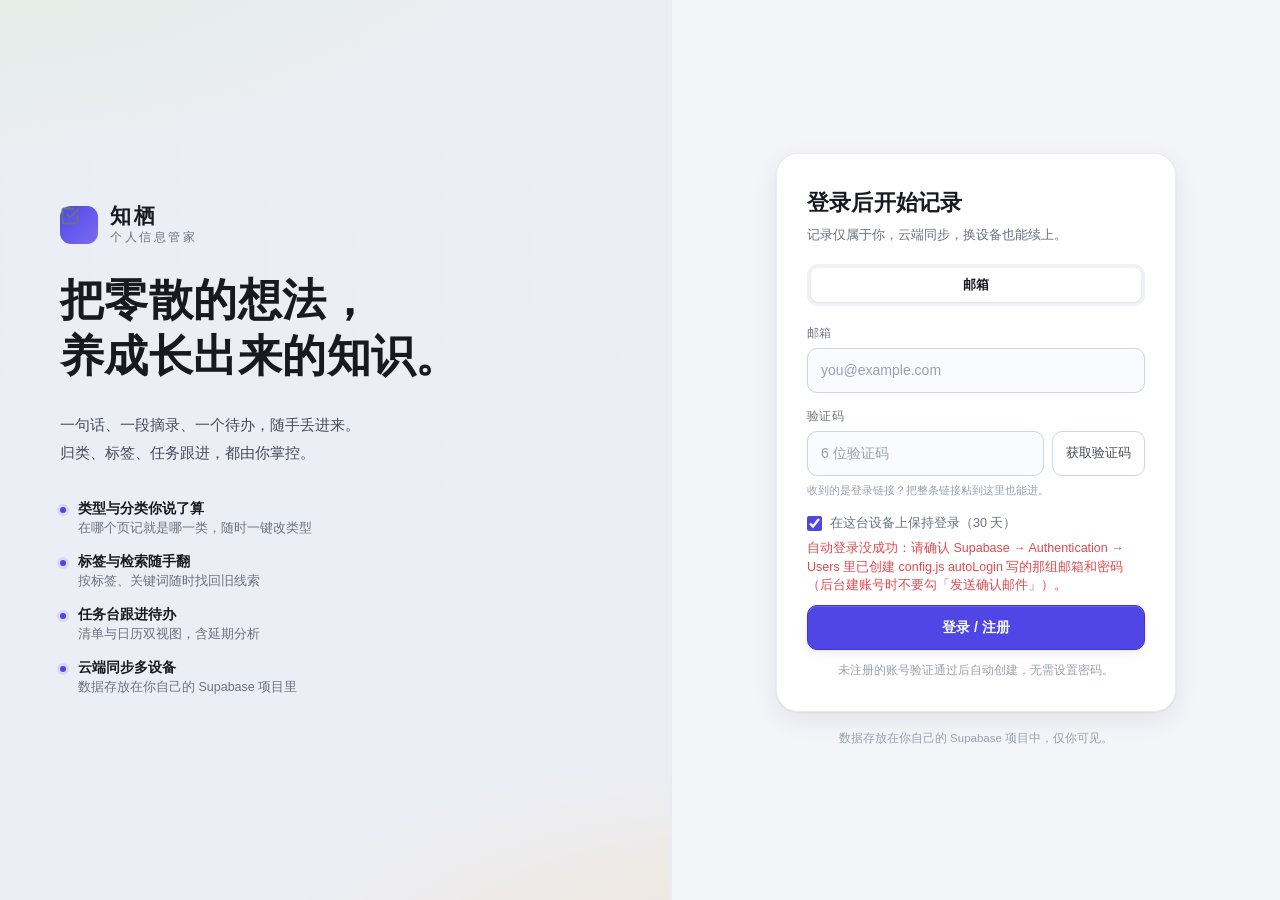
<file: index.html>
<!doctype html>
<html lang="zh-CN">
<head>
<meta charset="utf-8" />
<meta name="viewport" content="width=device-width, initial-scale=1, viewport-fit=cover" />
<meta name="color-scheme" content="light dark" />
<title>知栖 · 个人信息管家</title>
<meta name="description" content="知栖 · 个人信息管家：随手记录零散想法、资料与待办，自动分类、总结、关联；任务台跟进进度与延期，支持关键词检索与基于自己记录的智能问答。" />
<link rel="icon" href="data:image/svg+xml,%3Csvg xmlns='http://www.w3.org/2000/svg' viewBox='0 0 32 32'%3E%3Crect width='32' height='32' rx='8' fill='%234f46e5'/%3E%3Cpath d='M9 17l4 4 10-11' stroke='%23ffffff' stroke-width='2.4' fill='none' stroke-linecap='round' stroke-linejoin='round'/%3E%3C/svg%3E" />
<script>
/* 主题引导：首次绘制前应用，避免深浅色闪烁（与任务台共用同一套主题变量） */
(function () {
  try {
    var t = localStorage.getItem('wb_task_tracker_theme');
    if (t !== 'dark' && t !== 'light') {
      t = (window.matchMedia && window.matchMedia('(prefers-color-scheme: dark)').matches) ? 'dark' : 'light';
    }
    if (t === 'dark') document.documentElement.setAttribute('data-theme', 'dark');
  } catch (e) {}
})();
</script>
<link rel="stylesheet" href="assets/tasks.css" />
<link rel="stylesheet" href="assets/app.css" />
</head>
<body>

<!-- ===== 外部 SDK 加载失败 ===== -->
<div id="fatal" class="fatal hidden">
  <div class="fatal-card">
    <h2>页面组件加载失败</h2>
    <p data-fatal-msg>未能加载 Supabase SDK，请检查网络后刷新页面。</p>
    <p class="fatal-hint">
      自己部署的话，多半是上传时漏了 <code>assets/vendor</code> 这个文件夹。把浏览器地址栏改成
      <code>你的网址/assets/vendor/supabase.js</code> 直接打开，能显示一大段 JS 代码就是正常的；
      显示 404 就说明文件没传上去，补传后刷新即可。
    </p>
    <p id="fatal-detail" class="fatal-detail"></p>
    <button onclick="location.reload()" class="btn-primary">重新加载</button>
  </div>
</div>

<!-- ===== 登录 ===== -->
<section id="login-screen" class="auth hidden">
  <div class="auth-art">
    <div class="auth-brand">
      <span class="logo"><svg viewBox="0 0 24 24" width="20" height="20" fill="none" stroke="currentColor" stroke-width="2.2" stroke-linecap="round" stroke-linejoin="round"><path d="M9 11l3 3L22 4"/><path d="M21 12v7a2 2 0 0 1-2 2H5a2 2 0 0 1-2-2V5a2 2 0 0 1 2-2h11"/></svg></span>
      <div>
        <strong>知栖</strong>
        <span>个人信息管家</span>
      </div>
    </div>

    <h1 class="auth-title">把零散的想法，<br />养成长出来的知识。</h1>
    <p class="auth-lead">一句话、一段摘录、一个待办，随手丢进来。<br />归类、标签、任务跟进，都由你掌控。</p>

    <ul class="auth-points">
      <li><i class="dot"></i><div><b>类型与分类你说了算</b><span>在哪个页记就是哪一类，随时一键改类型</span></div></li>
      <li><i class="dot"></i><div><b>标签与检索随手翻</b><span>按标签、关键词随时找回旧线索</span></div></li>
      <li><i class="dot"></i><div><b>任务台跟进待办</b><span>清单与日历双视图，含延期分析</span></div></li>
      <li><i class="dot"></i><div><b>云端同步多设备</b><span>数据存放在你自己的 Supabase 项目里</span></div></li>
    </ul>
  </div>

  <div class="auth-panel">
    <div class="auth-card">
      <h2>登录后开始记录</h2>
      <p class="auth-sub">记录仅属于你，云端同步，换设备也能续上。</p>

      <div class="seg" role="tablist">
        <button class="seg-btn is-active" data-channel="email" role="tab" type="button">邮箱</button>
      </div>

      <form id="login-form" novalidate>
        <div id="remembered" class="auth-remember hidden"></div>

        <label class="afield">
          <span id="identifier-label">邮箱地址</span>
          <input id="identifier" type="email" inputmode="email" autocomplete="email" placeholder="you@example.com" />
        </label>

        <label class="afield">
          <span>验证码</span>
          <div class="code-row">
            <input id="code" type="text" inputmode="numeric" autocomplete="one-time-code" placeholder="6 位验证码" maxlength="400" />
            <button id="send-code" class="btn-ghost" type="button">获取验证码</button>
          </div>
          <span class="afield-hint">收到的是登录链接？把整条链接粘到这里也能进。</span>
        </label>

        <label class="auth-keep">
          <input id="keep-device" type="checkbox" checked />
          <span>在这台设备上保持登录（30 天）</span>
        </label>

        <p id="login-error" class="form-error" role="alert"></p>
        <button id="login-submit" class="btn-primary btn-block" type="submit">登录 / 注册</button>
        <p class="auth-note" id="auth-note">未注册的账号验证通过后自动创建，无需设置密码。</p>
        <p id="login-diag" class="auth-diag hidden"></p>
      </form>
    </div>
    <p class="auth-foot">数据存放在你自己的 Supabase 项目中，仅你可见。</p>
  </div>
</section>

<!-- ===== 主界面 ===== -->
<div id="app-shell" class="shell hidden">
  <header class="appbar">
    <div class="appbar-inner">
      <div class="abrand">
        <span class="logo"><svg viewBox="0 0 24 24" width="20" height="20" fill="none" stroke="currentColor" stroke-width="2.2" stroke-linecap="round" stroke-linejoin="round"><path d="M9 11l3 3L22 4"/><path d="M21 12v7a2 2 0 0 1-2 2H5a2 2 0 0 1-2-2V5a2 2 0 0 1 2-2h11"/></svg></span>
        <div>
          <h1>知栖</h1>
          <p class="sub">个人信息管家</p>
        </div>
      </div>

      <div class="asearch" id="search-box">
        <span class="ic"><svg viewBox="0 0 24 24" width="16" height="16" fill="none" stroke="currentColor" stroke-width="1.8" stroke-linecap="round"><circle cx="11" cy="11" r="7"/><path d="m20 20-3.5-3.5"/></svg></span>
        <input id="search-input" type="search" placeholder="搜索标题、正文、标签…" autocomplete="off" />
        <button id="search-clear" class="icon-btn tiny hidden" type="button" aria-label="清除搜索">
          <svg viewBox="0 0 24 24"><path d="m6 6 12 12M18 6 6 18"/></svg>
        </button>
      </div>

      <div class="top-actions">
        <span class="sync" data-s="syncing" id="syncState" title="任务数据同步状态"><span class="dot"></span><span id="syncText">同步中</span></span>
        <span id="model-badge" class="model-badge" title="本版本未接入大模型">AI 未开启</span>
        <button class="btn small" data-action="theme" id="themeToggle" title="切换深色 / 浅色"><span class="ic" data-icon="moon" data-size="16"></span>深色</button>
        <button class="btn small" data-action="export" title="导出任务备份 JSON"><span class="ic" data-icon="download" data-size="16"></span>导出备份</button>
        <button class="btn small" data-action="import" title="从 JSON 备份恢复任务"><span class="ic" data-icon="upload" data-size="16"></span>导入恢复</button>
        <input accept=".json,application/json" class="sr" id="importFile" type="file">
        <button id="user-chip" class="user-chip" type="button" title="退出登录">
          <span id="user-avatar" class="avatar">我</span>
          <span id="user-name" class="user-name">我的账号</span>
        </button>
      </div>
    </div>
  </header>

  <aside class="rail">
    <nav id="nav-list" class="nav"></nav>
    <div class="rail-sep"></div>
    <div class="rail-block">
      <div class="rail-title">分类</div>
      <div id="category-list" class="cat-list"></div>
    </div>
    <div class="rail-block" id="tag-block">
      <div class="rail-title">标签</div>
      <div id="tag-list" class="tag-list"></div>
    </div>
    <div class="rail-foot">
      <span class="kbd">⌘</span><span class="kbd">↵</span> 快速记录
    </div>
  </aside>

  <main class="main">
    <div class="main-head" id="main-head">
      <div>
        <h1 id="view-title">收件箱</h1>
        <p id="view-sub" class="view-sub"></p>
      </div>
      <div id="view-actions" class="view-actions"></div>
    </div>

    <div id="composer" class="composer">
      <textarea id="capture-input" rows="3" placeholder="随手记下想法、资料或待办…&#10;例：周五前把 Q4 复盘发出来，重点写清楚三个失败假设"></textarea>
      <div class="composer-meta">
        <select id="capture-kind" class="mini-input kind" title="这条记录归到哪一类。默认跟随当前页签，随时可以在详情里一键改类型">
          <option value="idea">想法</option>
          <option value="material">资料</option>
          <option value="todo">待办</option>
          <option value="note">笔记</option>
        </select>
        <input id="capture-category" class="mini-input cat" list="category-options" placeholder="分类（可自填）" autocomplete="off" />
        <input id="capture-tags" class="mini-input tag grow" list="tag-options" placeholder="标签（可选，逗号分隔）" autocomplete="off" />
      </div>
      <div class="composer-bar">
        <span class="composer-hint">
          <svg viewBox="0 0 24 24" class="ico"><path d="M12 3v3M12 18v3M4.2 7.5l2.6 1.5M17.2 15l2.6 1.5M4.2 16.5l2.6-1.5M17.2 9l2.6-1.5"/><circle cx="12" cy="12" r="3.2"/></svg>
          类型跟随页签 · 待办自动进任务台 · 可选分类与标签
        </span>
        <button id="capture-btn" class="btn-primary" type="button">
          <svg viewBox="0 0 24 24" class="ico"><path d="M12 5v14M5 12h14"/></svg>
          记录并整理
        </button>
      </div>
    </div>

    <div id="content" class="content"></div>

    <!-- ===== 任务台（与待办合并） ===== -->
    <section id="view-board" class="board hidden">
  <div class="banner warn" hidden id="offlineBanner">
    <span class="ic" data-icon="cloud" data-size="18"></span>
    <span class="grow" id="offlineText">离线模式：数据暂存在本机浏览器中，联网后会自动同步到资料库。</span>
  </div>
  <div class="banner info" hidden id="backupBanner">
    <span class="ic" data-icon="shield" data-size="18"></span>
    <span class="grow" id="backupText">数据已积累较多，建议点右上角「导出备份」保存一份 JSON 快照。</span>
    <button class="btn small ghost" data-action="dismissTip">知道了</button>
  </div>

  <!-- 模块 1：今天要处理 -->
  <section class="card" id="todaySection">
    <div class="card-hd">
      <h2><span class="ic" data-icon="alert" data-size="17"></span>今天要处理</h2>
      <span class="badge red" id="todayBadge"><span data-sp-bindable="database" data-sp-database-id="M3smumYeSxQgh0nzPuiO13" id="todayCount">0</span> 项待跟进</span>
      <span class="hd-sub">逾期项标红 · 昨天没做完的会一直留在这里</span>
    </div>
    <div class="card-bd"><div class="today-wrap" id="todayList"></div></div>
  </section>

  <!-- 模块 2：新建任务 -->
  <section class="card" id="addSection">
    <div class="card-hd">
      <h2><span class="ic" data-icon="plus" data-size="17"></span>新建任务</h2>
      <span class="hd-sub">填写后自动存入资料库数据表</span>
    </div>
    <div class="card-bd">
      <form class="form" id="taskForm" novalidate>
        <div class="field wide">
          <label for="f_name">任务名称 *</label>
          <input autocomplete="off" id="f_name" name="task_name" placeholder="例如：提交季度复盘报告" required type="text">
        </div>
        <div class="field">
          <label for="f_category">分类</label>
          <select id="f_category" name="category"><option value>请选择</option></select>
        </div>
        <div class="field">
          <label for="f_priority">优先级</label>
          <select id="f_priority" name="priority"><option value>请选择</option></select>
        </div>
        <div class="field">
          <label for="f_due">截止日期</label>
          <input id="f_due" name="due_date" type="date">
        </div>
        <div class="field">
          <label for="f_delay">延迟原因（可选）</label>
          <input autocomplete="off" id="f_delay" name="delay_reason" placeholder="若已延期，记录原因" type="text">
        </div>
        <div class="field wide">
          <label for="f_tags">标签（可选）</label>
          <input autocomplete="off" id="f_tags" name="tags" placeholder="输入标签，空格或逗号分隔，如：复盘 汇报" type="text">
          <div class="sugRow" id="tagSuggest"></div>
        </div>
        <div class="formFoot">
          <button class="btn primary" id="submitBtn" type="submit"><span class="ic" data-icon="plus" data-size="16"></span>添加任务</button>
          <span class="hint" id="formHint">清单按截止日期排序；点任务名可写 Markdown 详情；标签可点常用标签快速添加。</span>
        </div>
      </form>
    </div>
  </section>

  <!-- 模块 3：任务清单 / 日历 -->
  <section class="card" id="listSection">
    <div class="card-hd">
      <h2><span class="ic" data-icon="list" data-size="17"></span>任务清单</h2>
      <div class="viewTabs" id="viewTabs" role="tablist">
        <button aria-selected="true" class="vtab" data-action="view" data-view="list" role="tab" type="button"><span class="ic" data-icon="list" data-size="14"></span>列表</button>
        <button aria-selected="false" class="vtab" data-action="view" data-view="calendar" role="tab" type="button"><span class="ic" data-icon="calendar" data-size="14"></span>日历</button>
      </div>
      <span class="hd-sub" id="listCount"></span>
    </div>
    <div class="card-bd">
      <div class="toolbar">
        <div class="tabs" id="statusTabs">
          <button aria-selected="false" class="tab" data-action="tab" data-status="all">全部</button>
          <button aria-selected="true" class="tab" data-action="tab" data-status="待办">待办</button>
          <button aria-selected="false" class="tab" data-action="tab" data-status="进行中">进行中</button>
          <button aria-selected="false" class="tab" data-action="tab" data-status="已延期">已延期</button>
          <button aria-selected="false" class="tab" data-action="tab" data-status="已完成">已完成</button>
        </div>
        <div class="search">
          <span class="ic" data-icon="search" data-size="16"></span>
          <input autocomplete="off" id="searchInput" placeholder="搜索任务名称、标签或延期原因" type="text">
        </div>
        <select class="filter" id="categoryFilter"><option value="all">全部分类</option></select>
        <select class="filter" id="tagFilter"><option value="all">全部标签</option></select>
      </div>
      <div class="rowlist" id="taskList"></div>

      <div hidden id="calendarWrap">
        <div class="calHead">
          <div class="calNav">
            <button aria-label="上个月" class="btn small" data-action="calPrev" title="上个月" type="button"><span class="ic" data-icon="chevronLeft" data-size="16"></span></button>
            <div class="calTitle" id="calTitle">—</div>
            <button aria-label="下个月" class="btn small" data-action="calNext" title="下个月" type="button"><span class="ic" data-icon="chevronRight" data-size="16"></span></button>
          </div>
          <button class="btn small" data-action="calToday" type="button"><span class="ic" data-icon="target" data-size="15"></span>回到今天</button>
          <span class="calSum" id="calSum"></span>
        </div>
        <div class="calGrid" id="calGrid"></div>
        <div class="calNote" id="calNote"></div>
        <div class="calDayPanel" id="calDayPanel"></div>
      </div>
    </div>
  </section>

  <!-- 模块 4：数据统计与延期分析 -->
  <section class="card" id="statsSection">
    <div class="card-hd">
      <h2><span class="ic" data-icon="chart" data-size="17"></span>数据统计与延期分析</h2>
      <span class="hd-sub">数据来自你的在线数据表</span>
    </div>
    <div class="card-bd">
      <div class="statsGrid">
        <div class="stat">
          <div class="k"><span class="ic" data-icon="list" data-size="15"></span>任务总数</div>
          <div class="v"><span data-sp-bindable="database" data-sp-database-id="M3smumYeSxQgh0nzPuiO13" id="statTotal">0</span></div>
        </div>
        <div class="stat">
          <div class="k"><span class="ic" data-icon="check" data-size="15"></span>已完成</div>
          <div class="v"><span data-sp-bindable="database" data-sp-database-id="M3smumYeSxQgh0nzPuiO13" id="statDone">0</span><small>项</small></div>
        </div>
        <div class="stat">
          <div class="k"><span class="ic" data-icon="flag" data-size="15"></span>已延期</div>
          <div class="v"><span data-sp-bindable="database" data-sp-database-id="M3smumYeSxQgh0nzPuiO13" id="statDelayed">0</span><small>项</small></div>
        </div>
        <div class="stat">
          <div class="k"><span class="ic" data-icon="alert" data-size="15"></span>当前逾期</div>
          <div class="v"><span data-sp-bindable="database" data-sp-database-id="M3smumYeSxQgh0nzPuiO13" id="statOverdue">0</span><small>项</small></div>
        </div>
      </div>

      <div class="statsGrid" style="margin-top:16px">
        <div class="stat">
          <div class="k"><span class="ic" data-icon="check" data-size="15"></span>完成率</div>
          <div class="ringWrap" style="margin-top:8px">
            <svg aria-hidden="true" class="ring" id="ringSvg" viewBox="0 0 100 100"></svg>
            <div class="ringTxt">
              <b><span data-sp-bindable="database" data-sp-database-id="M3smumYeSxQgh0nzPuiO13" id="statRate">0</span>%</b><br>
              已完成 / 全部任务
            </div>
          </div>
        </div>
        <div class="stat" style="grid-column:span 2">
          <div class="k"><span class="ic" data-icon="chart" data-size="15"></span>状态分布</div>
          <div class="bars" id="statusBars" style="margin-top:10px"></div>
        </div>
      </div>

      <div style="margin-top:16px">
        <div class="k" style="font-size:12px; color:var(--muted); display:flex; align-items:center; gap:6px">
          <span class="ic" data-icon="clock" data-size="15"></span>延期分析
        </div>
        <div class="dstatGrid" id="delayStats" style="margin-top:9px"></div>
        <div class="dkindWrap" id="delayKinds" style="margin-top:10px"></div>
        <div class="dsub" style="margin-top:12px">拖得最多的任务</div>
        <div class="dTopList" id="delayTop"></div>
        <div class="dsub" style="margin-top:12px">每次延期记录</div>
        <div class="dEventList" id="delayEvents"></div>
      </div>

      <div style="margin-top:16px">
        <div class="k" style="font-size:12px; color:var(--muted); display:flex; align-items:center; gap:6px">
          <span class="ic" data-icon="checkSquare" data-size="15"></span>最近完成（含完成时间）
        </div>
        <div class="doneList" id="doneList" style="margin-top:9px"></div>
      </div>

      <div style="margin-top:16px">
        <div class="k" style="font-size:12px; color:var(--muted); display:flex; align-items:center; gap:6px; flex-wrap:wrap">
          <span class="ic" data-icon="tag" data-size="15"></span>标签分布（点标签即可按标签查看任务）
          <button class="btn small ghost" data-action="tagManage" type="button" style="margin-left:auto"><span class="ic" data-icon="edit" data-size="14"></span>管理标签</button>
        </div>
        <div class="cloudWrap" id="tagCloud"></div>
      </div>

      <div style="margin-top:16px; display:flex; gap:10px; flex-wrap:wrap; align-items:center">
        <button class="btn small danger" data-action="clearSamples"><span class="ic" data-icon="trash" data-size="15"></span>清空示例数据</button>
        <span class="hint">示例数据仅用于演示；清空后你自己添加的任务不受影响。</span>
      </div>
    </div>
  </section>
    </section>
  </main>

  <aside id="detail" class="detail">
    <div id="detail-body" class="detail-body"></div>
  </aside>
</div>

<div id="toast-wrap" class="toast-wrap" aria-live="polite"></div>
<div id="modal-root"></div>

<!-- 分类 / 标签的候选值，由 JS 按已有记录填充；输入框仍可自由填写 -->
<datalist id="category-options"></datalist>
<datalist id="tag-options"></datalist>

<!-- 任务台的弹层 / 提示 / 图片预览 -->
<div class="mask" hidden id="mask"><div aria-modal="true" class="modal" id="modal" role="dialog"></div></div>
<div class="toast" id="toast"></div>
<div class="imgViewer" hidden id="imgViewer"><img alt="图片预览" id="imgViewerImg" style="max-width:96vw; max-height:92vh"></div>

<!-- Supabase SDK（本地内置的浏览器版；万一上传时漏了文件，自动退到 CDN 兜底） -->
<script src="assets/vendor/supabase.js"></script>
<script>
  /* SDK 装载器：优先用本地文件；本地缺失（例如上传时漏了 assets/vendor）时依次尝试两个 CDN。
     结果挂在 window.__sdkReady 上，cloud.js 会等它，避免加载竞态。 */
  (function () {
    function ok() {
      return !!(window.supabase && typeof window.supabase.createClient === 'function');
    }
    if (ok()) {
      window.__sdkSource = 'local';
      window.__sdkReady = Promise.resolve('local');
      return;
    }
    var urls = [
      'https://cdn.jsdelivr.net/npm/@supabase/supabase-js@2/dist/umd/supabase.js',
      'https://unpkg.com/@supabase/supabase-js@2/dist/umd/supabase.js',
    ];
    window.__sdkReady = new Promise(function (resolve) {
      (function next(i) {
        if (i >= urls.length) {
          window.__sdkSource = 'none';
          resolve('none');
          return;
        }
        var s = document.createElement('script');
        s.src = urls[i];
        s.onload = function () {
          if (ok()) {
            window.__sdkSource = 'cdn';
            console.warn('[zhiqi] 本地 assets/vendor/supabase.js 缺失，已回退到 CDN 加载');
            resolve('cdn');
          } else {
            next(i + 1);
          }
        };
        s.onerror = function () {
          next(i + 1);
        };
        document.head.appendChild(s);
      })(0);
    });
  })();
</script>
<script src="js/tasks-adapter.js"></script>
<script type="module" src="js/app.js"></script>
</body>
</html>
</file>
<file: assets/tasks.css>
:root{
  color-scheme: light;
  --bg:#f4f5f9; --card:#ffffff; --text:#171a21; --muted:#6a7280; --line:#e9ebf2;
  --primary:#4f46e5; --primary-soft:#eef0ff; --primary-dark:#3f37c9;
  --red:#e5484d; --red-soft:#fdecec; --green:#0f9d8f; --green-soft:#e3f6f3;
  --amber:#d98200; --amber-soft:#fff4e0; --gray-soft:#f0f1f6;
  --surface:#ffffff; --faint:#fafbfe; --faint-2:#fbfbff; --faint-line:#cfd4e6;
  --chip:#eef0f7; --chip-text:#5b6472;
  --ink-soft:#c3c8d4; --gray-bar:#aeb4c0;
  --overdue-bg:#fffbfb; --quote-bg:#f7f8fc; --code-bg:#f2f3f8; --code-text:#b4326a;
  --reason-text:#7a4f00; --done-text:#0b6b61; --warn-text:#8a5600; --info-text:#3a34a8;
  --warn-line:#f3ddb0; --info-line:#d5d9ff;
  --toast-bg:#1e2230;
  --radius:14px; --shadow:0 1px 2px rgba(16,24,40,.05), 0 8px 24px rgba(16,24,40,.05);
}
[data-theme="dark"]{
  color-scheme: dark;
  --bg:#0f1218; --card:#161a22; --text:#e8eaf0; --muted:#98a1b0; --line:#262c37;
  --primary:#7b78ff; --primary-soft:#232447; --primary-dark:#9793ff;
  --red:#ff6b6f; --red-soft:#3a2024; --green:#3ecfb2; --green-soft:#12332e;
  --amber:#f0a340; --amber-soft:#3a2c14; --gray-soft:#1d222c;
  --surface:#161a22; --faint:#12161d; --faint-2:#171c26; --faint-line:#333a48;
  --chip:#262c38; --chip-text:#c2c9d6;
  --ink-soft:#4a5262; --gray-bar:#525a68;
  --overdue-bg:#241a1c; --quote-bg:#171c26; --code-bg:#1d2330; --code-text:#ff9ec4;
  --reason-text:#f0b775; --done-text:#6fdcbf; --warn-text:#f0c07a; --info-text:#b9b6ff;
  --warn-line:#4a3a18; --info-line:#2f3268;
  --toast-bg:#2a3140;
  --shadow:0 1px 2px rgba(0,0,0,.45), 0 10px 28px rgba(0,0,0,.4);
}
*{box-sizing:border-box;-webkit-tap-highlight-color:transparent}
[hidden]{display:none!important}
html,body{margin:0;padding:0}
body{
  background:var(--bg); color:var(--text);
  font-family:-apple-system,BlinkMacSystemFont,"Segoe UI",Roboto,"Helvetica Neue","PingFang SC","Microsoft YaHei",sans-serif;
  font-size:15px; line-height:1.5;
  padding-bottom:env(safe-area-inset-bottom);
}
img{max-width:100%;height:auto}
button{font-family:inherit;font-size:14px;cursor:pointer;border:0;background:none;color:inherit}
input,select,textarea{font-family:inherit;font-size:16px;color:inherit}
.ic{display:inline-flex;align-items:center;justify-content:center;flex:0 0 auto}
.ic svg{display:block}

/* ---------- top bar ---------- */
.topbar{
  background:var(--card); border-bottom:1px solid var(--line);
  padding:0 16px; position:sticky; top:0; z-index:30;
}
.topbarInner{
  max-width:1560px; margin:0 auto; padding:12px 0;
  display:flex; align-items:center; gap:12px; flex-wrap:wrap;
}
.brand{display:flex;align-items:center;gap:10px;margin-right:auto}
.logo{
  width:38px;height:38px;border-radius:11px;background:linear-gradient(135deg,var(--primary),#7c6cf3);
  color:#fff;display:flex;align-items:center;justify-content:center;flex:0 0 auto;
}
.brand h1{font-size:17px;margin:0;font-weight:700;letter-spacing:.2px}
.brand .sub{margin:0;font-size:12px;color:var(--muted)}
.topActions{display:flex;align-items:center;gap:8px;flex-wrap:wrap}
.sync{
  display:inline-flex;align-items:center;gap:6px;font-size:12px;color:var(--muted);
  background:var(--gray-soft);border-radius:999px;padding:6px 11px;white-space:nowrap;
}
.sync .dot{width:7px;height:7px;border-radius:50%;background:#9aa1ad}
.sync[data-s="synced"]{color:var(--green);background:var(--green-soft)}
.sync[data-s="synced"] .dot{background:var(--green)}
.sync[data-s="syncing"]{color:var(--primary);background:var(--primary-soft)}
.sync[data-s="syncing"] .dot{background:var(--primary);animation:pulse 1s infinite}
.sync[data-s="offline"]{color:var(--amber);background:var(--amber-soft)}
.sync[data-s="offline"] .dot{background:var(--amber)}
@keyframes pulse{0%,100%{opacity:1}50%{opacity:.3}}
.btn{
  display:inline-flex;align-items:center;gap:6px;min-height:44px;padding:0 14px;white-space:nowrap;
  border-radius:10px;font-weight:600;border:1px solid var(--line);background:var(--card);
  color:var(--text);transition:background .15s,border-color .15s;
}
.btn:hover{background:var(--gray-soft)}
.btn.primary{background:var(--primary);border-color:var(--primary);color:#fff}
.btn.primary:hover{background:var(--primary-dark)}
.btn.danger{color:var(--red);border-color:#f6d5d6}
.btn.danger:hover{background:var(--red-soft)}
.btn.ghost{border-color:transparent;background:transparent;color:var(--muted)}
.btn.small{min-height:36px;padding:0 11px;font-size:13px}
.btn:disabled{opacity:.55;cursor:not-allowed}

/* ---------- layout ---------- */
main{max-width:1560px;margin:0 auto;padding:20px 16px 56px;display:grid;gap:16px}
.card{background:var(--card);border:1px solid var(--line);border-radius:var(--radius);box-shadow:var(--shadow)}
.card-hd{display:flex;align-items:center;gap:10px;padding:14px 16px;border-bottom:1px solid var(--line);flex-wrap:wrap}
.card-hd h2{font-size:15px;margin:0;font-weight:700;display:flex;align-items:center;gap:8px}
.card-hd .hd-sub{font-size:12px;color:var(--muted);margin-left:auto}
.card-bd{padding:14px 16px}
.badge{
  display:inline-flex;align-items:center;gap:5px;font-size:12px;font-weight:700;
  padding:3px 9px;border-radius:999px;background:var(--gray-soft);color:var(--muted);white-space:nowrap;
}
.badge.red{background:var(--red-soft);color:var(--red)}
.badge.amber{background:var(--amber-soft);color:var(--amber)}
.badge.green{background:var(--green-soft);color:var(--green)}
.badge.blue{background:var(--primary-soft);color:var(--primary)}

/* ---------- banner ---------- */
.banner{
  display:flex;align-items:center;gap:10px;border-radius:12px;padding:11px 14px;font-size:13px;
  border:1px solid transparent;
}
.banner.warn{background:var(--amber-soft);border-color:var(--warn-line);color:var(--warn-text)}
.banner.info{background:var(--primary-soft);border-color:var(--info-line);color:var(--info-text)}
.banner[hidden]{display:none}
.banner .grow{flex:1}

/* ---------- today ---------- */
.today-wrap{display:grid;gap:10px}
.titem{
  display:flex;gap:12px;row-gap:9px;align-items:flex-start;padding:12px 13px;border:1px solid var(--line);
  border-radius:12px;background:var(--surface);border-left:4px solid var(--primary);flex-wrap:wrap;
}
.titem.overdue{border-left-color:var(--red);background:var(--overdue-bg)}
.titem.today{border-left-color:var(--amber)}
.titem.soon{border-left-color:var(--primary)}
.titem.done{opacity:.55}
.titem .body{flex:1 1 260px;min-width:0}
.titem .name{font-weight:600;word-break:break-word}
.titem .meta{display:flex;gap:7px;flex-wrap:wrap;margin-top:7px;font-size:12px}
.titem .meta .due{font-weight:700}
.titem .meta .due.red{color:var(--red)}
.titem .meta .due.amber{color:var(--amber)}
.titem .meta .due.blue{color:var(--primary)}
.titem .acts{display:flex;gap:7px;flex-wrap:wrap;justify-content:flex-end;flex:0 1 auto;margin-left:auto;max-width:100%}
.titem .reason{
  margin-top:8px;font-size:12.5px;color:var(--reason-text);background:var(--amber-soft);
  border-radius:8px;padding:7px 10px;word-break:break-word;
}
/* ---------- list ---------- */
.toolbar{display:flex;gap:8px;flex-wrap:wrap;align-items:center}
.tabs{display:flex;gap:6px;flex-wrap:wrap}
.tab{
  border:1px solid var(--line);background:var(--card);border-radius:999px;padding:8px 13px;
  font-size:13px;font-weight:600;color:var(--muted);min-height:40px;
}
.tab[aria-selected="true"]{background:var(--primary);border-color:var(--primary);color:#fff}
.search{position:relative;flex:1;min-width:180px}
.search input{
  width:100%;border:1px solid var(--line);border-radius:10px;padding:11px 12px 11px 36px;background:var(--card);
}
.search .ic{position:absolute;left:11px;top:50%;transform:translateY(-50%);color:var(--muted)}
select.filter{border:1px solid var(--line);border-radius:10px;padding:11px 10px;background:var(--card);min-height:44px}
.rowlist{display:grid;gap:10px;margin-top:12px}
.litem{display:flex;gap:12px;row-gap:9px;align-items:flex-start;padding:13px;border:1px solid var(--line);border-radius:12px;flex-wrap:wrap}
.litem .body{flex:1 1 260px;min-width:0}
.litem .name{font-weight:600;word-break:break-word}
.litem .name.isdone{text-decoration:line-through;color:var(--muted)}
.litem .meta{display:flex;gap:7px;flex-wrap:wrap;margin-top:7px;font-size:12px}
.litem .acts{display:flex;gap:7px;flex-wrap:wrap;flex:0 1 auto;justify-content:flex-end;margin-left:auto;max-width:100%}
.dot-bar{width:4px;border-radius:4px;align-self:stretch;flex:0 0 4px;background:var(--line)}
.dot-bar.red{background:var(--red)}.dot-bar.amber{background:var(--amber)}
.dot-bar.blue{background:var(--primary)}.dot-bar.green{background:var(--green)}.dot-bar.gray{background:var(--ink-soft)}
.empty{text-align:center;color:var(--muted);padding:30px 12px;font-size:14px}
.empty .ic{display:flex;margin:0 auto 10px;color:var(--ink-soft)}

/* ---------- tags ---------- */
.tagchip{
  display:inline-flex;align-items:center;gap:4px;font-size:11.5px;font-weight:600;line-height:1.7;
  padding:2px 8px;border-radius:6px;background:var(--chip);color:var(--chip-text);white-space:nowrap;
  border:1px solid transparent;
}
.tagchip.btnlike{transition:filter .15s}
.tagchip.btnlike:hover{filter:brightness(.96)}
.sugRow{display:flex;gap:6px;flex-wrap:wrap;align-items:center;margin-top:2px}
.cloudWrap{display:flex;gap:8px;flex-wrap:wrap;margin-top:10px}
.tagCloud{
  display:inline-flex;align-items:center;gap:6px;font-size:12.5px;font-weight:700;
  padding:7px 12px;border-radius:999px;min-height:38px;border:1px solid transparent;
  background:var(--chip);color:var(--chip-text);white-space:nowrap;
}
.tagCloud:hover{filter:brightness(.96)}
.tagCloud .n{font-size:11px;font-weight:700;background:var(--surface);border:1px solid var(--line);border-radius:999px;padding:0 6px;color:inherit}

/* ---------- tag manager ---------- */
.tagManageList{display:grid;gap:8px;margin-top:2px}
.tagManageRow{display:flex;align-items:center;gap:9px;flex-wrap:wrap;border:1px solid var(--line);border-radius:10px;padding:9px 11px}
.tagManageRow .cntHint{font-size:12px;color:var(--muted)}
.tagManageRow .grow{flex:1 1 auto}

/* ---------- view switch ---------- */
.viewTabs{display:flex;gap:4px;background:var(--gray-soft);border-radius:999px;padding:3px}
.vtab{
  display:inline-flex;align-items:center;gap:5px;border-radius:999px;padding:0 14px;min-height:40px;
  font-size:13px;font-weight:600;color:var(--muted);transition:background .15s,color .15s;
}
.vtab:hover{color:var(--text)}
.vtab[aria-selected="true"]{background:var(--card);color:var(--primary);box-shadow:0 1px 2px rgba(16,24,40,.09)}

/* ---------- calendar ---------- */
.calHead{display:flex;align-items:center;gap:10px;flex-wrap:wrap}
.calNav{display:flex;align-items:center;gap:4px}
.calNav .btn{padding:0 9px}
.calTitle{font-size:15px;font-weight:700;min-width:120px;text-align:center}
.calSum{font-size:12px;color:var(--muted);margin-left:auto}
.calGrid{display:grid;grid-template-columns:repeat(7,minmax(0,1fr));gap:8px;margin-top:12px}
.calDow{font-size:12px;font-weight:700;color:var(--muted);text-align:center;padding:2px 0}
.calCell{
  min-height:102px;border:1px solid var(--line);border-radius:10px;background:var(--card);
  padding:7px;display:flex;flex-direction:column;gap:4px;text-align:left;overflow:hidden;
  transition:border-color .15s,background .15s;
}
.calCell:hover{border-color:var(--faint-line)}
.calCell.out{background:var(--faint)}
.calCell.out .dnumTxt{color:var(--ink-soft)}
.calCell.today{border-color:var(--primary);background:var(--faint-2)}
.calCell.sel{border-color:var(--primary);background:var(--primary-soft);box-shadow:0 0 0 1px var(--primary) inset}
.calCell .dnum{display:flex;align-items:center;gap:5px;font-size:12.5px;font-weight:700;color:var(--muted)}
.calCell.today .dnumTxt{color:var(--primary)}
.calCnt{font-size:10.5px;font-weight:700;background:var(--gray-soft);color:var(--muted);border-radius:999px;padding:0 5px}
.calCell.sel .calCnt{background:#fff;color:var(--primary)}
.calChips{display:flex;flex-direction:column;gap:3px;min-width:0}
.calChip{font-size:11px;font-weight:600;line-height:1.4;padding:2px 5px;border-radius:5px;background:var(--gray-soft);color:var(--chip-text);overflow:hidden;text-overflow:ellipsis;white-space:nowrap}
.calChip.overdue{background:var(--red-soft);color:var(--red)}
.calChip.today{background:var(--amber-soft);color:var(--amber)}
.calChip.done{background:var(--green-soft);color:var(--green);text-decoration:line-through}
.calMore{font-size:10.5px;font-weight:700;color:var(--muted);padding-left:2px}
.calDots{display:none;gap:3px;flex-wrap:wrap;margin-top:auto}
.calDot{width:6px;height:6px;border-radius:50%;background:var(--ink-soft)}
.calDot.red{background:var(--red)}.calDot.amber{background:var(--amber)}.calDot.green{background:var(--green)}
.calNote{margin-top:10px}
.calDayPanel{margin-top:14px;border-top:1px solid var(--line);padding-top:13px}
.calDayHead{display:flex;align-items:center;gap:8px;flex-wrap:wrap;margin-bottom:10px}
.calDayTitle{font-size:14px;font-weight:700}
.calDayHead .btn{margin-left:auto}
.dayList{display:grid;gap:10px}

/* ---------- form ---------- */
.form{display:grid;grid-template-columns:repeat(auto-fit,minmax(190px,1fr));gap:12px}
.field{display:flex;flex-direction:column;gap:6px}
.field label{font-size:12.5px;font-weight:600;color:var(--muted)}
.field input,.field select,.field textarea{
  border:1px solid var(--line);border-radius:10px;padding:11px 12px;background:var(--surface);color:var(--text);width:100%;
}
.field textarea{resize:vertical;min-height:44px}
.field input:focus,.field select:focus,.field textarea:focus{outline:2px solid var(--primary-soft);border-color:var(--primary)}
.field.wide{grid-column:1/-1}
.formFoot{display:flex;gap:10px;align-items:center;flex-wrap:wrap;margin-top:4px;grid-column:1/-1}
.hint{font-size:12px;color:var(--muted)}

/* ---------- stats ---------- */
.statsGrid{display:grid;grid-template-columns:repeat(auto-fit,minmax(150px,1fr));gap:12px}
.stat{border:1px solid var(--line);border-radius:12px;padding:13px}
.stat .k{font-size:12px;color:var(--muted);display:flex;align-items:center;gap:6px}
.stat .v{font-size:26px;font-weight:800;margin-top:6px;letter-spacing:-.5px}
.stat .v small{font-size:13px;font-weight:600;color:var(--muted);margin-left:2px}
.ringWrap{display:flex;align-items:center;gap:16px}
.ring{width:104px;height:104px;flex:0 0 auto}
.ringTxt{font-size:13px;color:var(--muted)}
.ringTxt b{font-size:22px;color:var(--text)}
.bars{display:grid;gap:9px}
.barRow{display:grid;grid-template-columns:70px 1fr 42px;gap:10px;align-items:center;font-size:13px}
.barTrack{background:var(--gray-soft);border-radius:999px;height:10px;overflow:hidden}
.barFill{height:100%;border-radius:999px;background:var(--primary);transition:width .3s}
.barFill.red{background:var(--red)}.barFill.amber{background:var(--amber)}
.barFill.green{background:var(--green)}.barFill.gray{background:var(--gray-bar)}
.barNum{text-align:right;font-weight:700}
.delayList{display:grid;gap:9px}
.delayItem{border-left:3px solid var(--amber);background:var(--amber-soft);border-radius:8px;padding:9px 12px}
.delayItem .t{font-weight:600;font-size:13.5px;word-break:break-word}
.delayItem .r{font-size:12.5px;color:var(--reason-text);margin-top:3px;word-break:break-word}
.delayItem .m{font-size:11.5px;color:var(--muted);margin-top:4px}
.donetime{
  display:inline-flex;align-items:center;gap:4px;font-size:11.5px;font-weight:700;
  padding:2px 8px;border-radius:6px;background:var(--green-soft);color:var(--green);white-space:nowrap;
}
.doneList{display:grid;gap:9px}
.doneItem{border-left:3px solid var(--green);background:var(--green-soft);border-radius:8px;padding:9px 12px}
.doneItem .t{font-weight:600;font-size:13.5px;word-break:break-word}
.doneItem .m{font-size:11.5px;color:var(--done-text);margin-top:4px}

/* ---------- modal / toast ---------- */
.mask{position:fixed;inset:0;background:rgba(16,20,30,.45);display:flex;align-items:center;justify-content:center;
  padding:18px;z-index:80;padding-bottom:calc(18px + env(safe-area-inset-bottom))}
.mask[hidden]{display:none}
.modal{background:var(--surface);border-radius:16px;width:100%;max-width:440px;max-height:88vh;overflow:auto;box-shadow:0 20px 60px rgba(16,24,40,.25)}
.modal.wide{max-width:760px}
.modal .mhd{display:flex;align-items:center;gap:8px;padding:16px;border-bottom:1px solid var(--line)}
.modal .mhd h3{margin:0;font-size:16px;font-weight:700;flex:1}
.modal .mbd{padding:16px;display:grid;gap:12px;min-width:0}
.modal .mft{display:flex;gap:10px;justify-content:flex-end;padding:14px 16px;border-top:1px solid var(--line);flex-wrap:wrap}
.modal .mft .btn{flex:1;justify-content:center;min-width:110px}
.toast{
  position:fixed;left:50%;bottom:calc(24px + env(safe-area-inset-bottom));transform:translateX(-50%) translateY(20px);
  background:var(--toast-bg);color:#fff;padding:11px 18px;border-radius:999px;font-size:13.5px;z-index:90;
  opacity:0;pointer-events:none;transition:opacity .2s,transform .2s;max-width:90vw;text-align:center;
}
.toast.show{opacity:1;transform:translateX(-50%) translateY(0)}
.sr{position:absolute;width:1px;height:1px;overflow:hidden;clip:rect(0 0 0 0)}

/* ---------- colored chips (category / tag) ---------- */
.catbadge{
  display:inline-flex;align-items:center;gap:5px;font-size:12px;font-weight:700;
  padding:3px 9px;border-radius:999px;white-space:nowrap;border:1px solid transparent;
}
.docchip{
  display:inline-flex;align-items:center;gap:4px;font-size:11.5px;font-weight:700;
  padding:2px 8px;border-radius:6px;background:var(--primary-soft);color:var(--primary);
  white-space:nowrap;border:1px solid transparent;transition:filter .15s;
}
.docchip:hover{filter:brightness(.96)}
.dpreview{margin-top:5px;font-size:12.5px;color:var(--muted);overflow:hidden;text-overflow:ellipsis;white-space:nowrap}
.name.clickable{cursor:pointer;transition:color .15s}
.name.clickable:hover{color:var(--primary)}

/* ---------- markdown rendered view ---------- */
.mdBody{font-size:14.5px;line-height:1.7;color:var(--text);word-break:break-word}
.mdBody>*:first-child{margin-top:0}
.mdBody>*:last-child{margin-bottom:0}
.mdBody h1,.mdBody h2,.mdBody h3,.mdBody h4,.mdBody h5,.mdBody h6{margin:14px 0 8px;line-height:1.35;font-weight:700}
.mdBody h1{font-size:22px;padding-bottom:6px;border-bottom:1px solid var(--line)}
.mdBody h2{font-size:19px;padding-bottom:5px;border-bottom:1px solid var(--line)}
.mdBody h3{font-size:17px}
.mdBody h4{font-size:15.5px}
.mdBody h5,.mdBody h6{font-size:14.5px;color:var(--muted)}
.mdBody p{margin:9px 0}
.mdBody ul,.mdBody ol{margin:9px 0;padding-left:22px}
.mdBody ul ul,.mdBody ul ol,.mdBody ol ul,.mdBody ol ol{margin:4px 0}
.mdBody li{margin:4px 0}
.mdBody li.mdtask{list-style:none;margin-left:-18px}
.mdBody .mdck{display:inline-block;width:13px;height:13px;border:1.5px solid var(--muted);border-radius:3px;margin-right:7px;vertical-align:-2px;position:relative}
.mdBody .mdck.on{background:var(--green);border-color:var(--green)}
.mdBody .mdck.on::after{content:"";position:absolute;left:3.5px;top:1px;width:3px;height:6px;border:2px solid #fff;border-top:0;border-left:0;transform:rotate(45deg)}
.mdBody a{color:var(--primary);text-decoration:underline;text-underline-offset:2px;word-break:break-all}
.mdBody blockquote{margin:10px 0;padding:8px 12px;border-left:3px solid var(--primary);background:var(--quote-bg);color:var(--muted);border-radius:0 8px 8px 0}
.mdBody code{background:var(--code-bg);color:var(--code-text);padding:1.5px 5px;border-radius:5px;font-size:13px;
  font-family:ui-monospace,SFMono-Regular,Menlo,Consolas,monospace}
.mdBody pre{background:var(--code-bg);padding:11px 13px;border-radius:10px;overflow:auto;margin:10px 0}
.mdBody pre code{background:none;color:var(--text);padding:0;font-size:13px}
.mdBody hr{border:0;border-top:1px solid var(--line);margin:14px 0}
.mdBody del{color:var(--muted)}
.mdBody table{border-collapse:collapse;width:100%;margin:10px 0;font-size:13.5px}
.mdBody th,.mdBody td{border:1px solid var(--line);padding:7px 9px;text-align:left}
.mdBody th{background:var(--gray-soft);font-weight:700}
.mdEmpty{color:var(--muted);font-size:13.5px;text-align:center;padding:24px 8px}

/* ---------- detail editor ---------- */
.detailWrap{display:flex;flex-direction:column;gap:10px;min-width:0}
.mdTabs{display:flex;gap:4px;background:var(--gray-soft);border-radius:999px;padding:3px;align-self:flex-start;flex-wrap:wrap;max-width:100%}
.mdTab{border-radius:999px;padding:0 15px;min-height:36px;font-size:13px;font-weight:600;color:var(--muted)}
.mdTab[aria-selected="true"]{background:var(--card);color:var(--primary);box-shadow:0 1px 2px rgba(16,24,40,.09)}
.mdTools{display:flex;gap:6px;flex-wrap:wrap}
.mdtool{border:1px solid var(--line);background:var(--card);border-radius:8px;min-height:36px;padding:0 10px;font-size:12.5px;font-weight:600;color:var(--muted);transition:background .15s,color .15s}
.mdtool:hover{background:var(--gray-soft);color:var(--text)}
.mdInput{width:100%;min-width:0;max-width:100%;min-height:240px;border:1px solid var(--line);border-radius:10px;padding:11px 12px;
  background:var(--surface);color:var(--text);font-size:14px;line-height:1.6;resize:vertical;
  font-family:ui-monospace,SFMono-Regular,Menlo,Consolas,monospace}
.mdInput:focus{outline:2px solid var(--primary-soft);border-color:var(--primary)}
.mdPanel{border:1px solid var(--line);border-radius:10px;padding:12px 14px;background:var(--card);min-width:0;max-width:100%;min-height:240px;max-height:48vh;overflow:auto}
.mdHint{font-size:12px;color:var(--muted);line-height:1.6}

@media (max-width:640px){
  .topbar{padding:0 12px}
  .topbarInner{padding:10px 0}
  main{padding:12px 12px 40px;gap:12px}
  .titem{flex-direction:column}
  .titem .body{flex:0 0 auto}
  .titem .acts{margin-left:0}
  .litem{flex-wrap:wrap}
  .litem .body{flex:1 1 60%}
  .litem .acts{flex:1 1 100%;justify-content:flex-start;margin-top:4px;margin-left:0}
  .calGrid{gap:4px}
  .calDow{font-size:11px}
  .calCell{min-height:58px;padding:4px;border-radius:8px}
  .calChips{display:none}
  .calDots{display:flex}
  .calTitle{min-width:98px;font-size:14px}
  .calSum{width:100%;margin-left:0}
  .calDayHead .btn{margin-left:0}
  .vtab{min-height:44px}
  .calNav .btn{min-width:44px;min-height:44px}
  .titem .acts{width:100%;justify-content:flex-start}
  .titem .acts .btn{flex:1;justify-content:center}
  .barRow{grid-template-columns:58px 1fr 34px;gap:8px}
  .form{grid-template-columns:1fr}
  .statsGrid{grid-template-columns:1fr}
  .ringWrap{flex-direction:column;align-items:flex-start}
  .brand h1{font-size:16px}
}

/* ---------- 宽屏：卡片内部密度（栅格划分交给主应用的 .board） ---------- */
@media (min-width:1100px){
  #statsSection .statsGrid{grid-template-columns:repeat(2,minmax(0,1fr))}
  #statsSection .ringWrap{flex-direction:column;align-items:flex-start;gap:10px}
  .calCell{min-height:112px}
  .card-hd{padding:15px 18px}
  .card-bd{padding:16px 18px}
}

/* ---------- slash insert menu ---------- */
.slashMenu{position:fixed;z-index:100;min-width:236px;max-width:292px;max-height:288px;overflow:auto;
  background:var(--card);border:1px solid var(--line);border-radius:12px;
  box-shadow:0 14px 40px rgba(16,24,40,.22);padding:6px}
.slashMenu[hidden]{display:none}
.slashItem{display:flex;align-items:center;gap:9px;width:100%;text-align:left;
  padding:8px 10px;border-radius:8px;min-height:40px;color:var(--text);font-size:13.5px}
.slashItem .ic{color:var(--muted)}
.slashItem.on{background:var(--primary-soft);color:var(--primary)}
.slashItem.on .ic{color:var(--primary)}
.slashLabel{flex:1;font-weight:600;white-space:nowrap;overflow:hidden;text-overflow:ellipsis}
.slashHint{font-size:11.5px;color:var(--muted);white-space:nowrap;overflow:hidden;text-overflow:ellipsis;max-width:112px;flex:0 1 auto}
.slashEmpty{padding:10px 12px;font-size:12.5px;color:var(--muted)}

/* ---------- markdown images ---------- */
.mdBody img.mdimg{display:block;max-width:100%;height:auto;margin:12px 0;border-radius:10px;
  border:1px solid var(--line);background:var(--gray-soft);cursor:zoom-in}
.mdBody img.mdimg.loading{min-height:104px;min-width:170px}
.mdBody img.mdimg.failed{min-height:0;min-width:0;border-style:dashed;cursor:default;opacity:.5}

/* ---------- image viewer ---------- */
.imgViewer{position:fixed;inset:0;background:rgba(8,10,16,.86);display:flex;align-items:center;
  justify-content:center;z-index:96;padding:20px;cursor:zoom-out}
.imgViewer[hidden]{display:none}
.imgViewer img{max-width:96vw;max-height:92vh;border-radius:8px;box-shadow:0 20px 60px rgba(0,0,0,.5)}

@media (max-width:640px){
  .slashMenu{min-width:210px;max-width:calc(100vw - 24px)}
  .slashHint{display:none}
}

/* ---------- 移动端按钮防溢出：任务操作按钮改为图标模式 ---------- */
@media (max-width:560px){
  .litem .acts,.titem .acts,.calDayPanel .acts{gap:4px;justify-content:flex-start;flex:1 1 100%;margin-left:0;margin-top:6px}
  .litem .acts .btn.small,.titem .acts .btn.small,.calDayPanel .acts .btn.small{min-width:36px;min-height:38px;padding:0 8px;justify-content:center}
  .litem .acts .btn.small span,.titem .acts .btn.small span,.calDayPanel .acts .btn.small span{display:none}
}

/* ===== 与「知栖」主应用联动的补充样式 ===== */
a.btn{text-decoration:none;display:inline-flex;align-items:center;gap:6px}
.backlink{color:var(--muted)}
.backlink:hover{color:var(--text)}
.backlink-arrow{font-weight:600}
#loginGate{position:fixed;inset:0;z-index:9999;display:flex;align-items:center;justify-content:center;background:var(--bg);padding:24px}
#loginGate .gate-card{max-width:380px;background:var(--card);border:1px solid var(--line);border-radius:16px;padding:28px;text-align:center;box-shadow:0 12px 40px rgba(0,0,0,.08)}
#loginGate h2{margin:0 0 8px;font-size:18px}
#loginGate p{margin:0 0 18px;color:var(--muted);font-size:13px;line-height:1.6}
#loginGate a{display:inline-flex;align-items:center;justify-content:center;height:38px;padding:0 18px;border-radius:10px;background:var(--primary);color:#fff;text-decoration:none;font-size:13px;font-weight:600}
.gate-hidden{display:none!important}

/* ===== 小屏修正：栅格与长文本不再撑破布局 ===== */
@media (max-width:1100px){
  main{grid-template-columns:minmax(0,1fr)!important}
  main>*{min-width:0}
  .card,.card-bd,.today-wrap,.list{min-width:0}
  /* 列表容器是纵向 flex，子项 min-width:auto 会把卡片撑宽 */
  .today-wrap>*,.list>*{min-width:0;max-width:100%}
}
@media (max-width:640px){
  /* 窄屏改用块级排版：flex 的百分比 basis 在纵向布局里会让按钮行溢出 */
  .titem,.litem{display:block}
  .titem .body,.litem .body{width:auto;min-width:0}
  .titem .name,.litem .name,.dpreview{white-space:normal;overflow-wrap:anywhere}
  .titem .acts,.litem .acts{
    display:flex;flex-wrap:wrap;width:auto;max-width:100%;margin:8px 0 0;gap:6px;justify-content:flex-start;
  }
  .titem .acts .btn,.litem .acts .btn{flex:0 1 auto;min-width:0;width:auto}
  .titem .meta,.litem .meta{flex-wrap:wrap}
  .topbarInner{flex-wrap:wrap;gap:8px}
  .topActions{flex-wrap:wrap;gap:6px}
}

/* 任务清单上的「下一步动作」：拆解后最该被看见的一行 */
.litem .nextAct {
  display: flex; align-items: center; gap: 4px;
  margin-top: 5px; font-size: 12px; line-height: 1.5;
  color: var(--ink-3, #6a7280);
  overflow: hidden; text-overflow: ellipsis; white-space: nowrap;
}
.litem .nextAct svg { flex: none; color: var(--accent, #4f46e5); opacity: .9; }

/* ============================================================
   延期分析：时长 / 次数 / 原因归类
   ============================================================ */
.dsub {
  font-size: 12px; color: var(--muted, #6a7280);
  display: flex; align-items: center; gap: 6px;
}
.dstatGrid {
  display: grid; grid-template-columns: repeat(auto-fit, minmax(96px, 1fr)); gap: 8px;
}
.dstat {
  padding: 9px 10px; border: 1px solid var(--line, #e6e8ee);
  border-radius: 10px; background: var(--surface-2, #f7f8fb);
}
.dstat .dk { font-size: 11.5px; color: var(--muted, #6a7280); }
.dstat .dv { margin-top: 3px; display: flex; align-items: baseline; gap: 3px; }
.dstat .dv b { font-size: 19px; line-height: 1.1; color: var(--ink, #1b1f27); }
.dstat .dv small { font-size: 11px; color: var(--muted, #6a7280); }

.dkindWrap { display: flex; flex-direction: column; gap: 9px; }
.dkind { }
.dkind-hd { display: flex; align-items: baseline; justify-content: space-between; gap: 8px; }
.dkind-name { font-size: 12.5px; color: var(--ink, #1b1f27); }
.dkind-num { font-size: 11.5px; color: var(--muted, #6a7280); }
.dkind-hint { margin-top: 3px; font-size: 11px; color: var(--muted, #6a7280); }

.dkind-chip {
  display: inline-flex; align-items: center; flex: none;
  height: 18px; padding: 0 6px; border-radius: 999px;
  font-size: 10.5px; line-height: 1;
  background: var(--amber-soft, #fff4e0); color: var(--amber, #b26a00);
}

.dTopList, .dEventList { display: flex; flex-direction: column; gap: 6px; }
.dtop, .dev {
  display: block; width: 100%; text-align: left; cursor: pointer; font-family: inherit;
  padding: 8px 10px; border: 1px solid var(--line, #e6e8ee);
  border-radius: 10px; background: var(--surface-2, #f7f8fb);
}
.dtop:hover, .dev:hover { border-color: var(--primary, #4f46e5); background: var(--primary-soft, #eef0ff); }
.dtop-name, .dev-name {
  display: block; font-size: 13px; color: var(--ink, #1b1f27);
  overflow: hidden; text-overflow: ellipsis; white-space: nowrap;
}
.dtop-meta, .dev-meta { margin-top: 2px; font-size: 11.5px; color: var(--muted, #6a7280); }
.dtop-reason, .dev-reason {
  display: flex; align-items: center; gap: 6px; margin-top: 4px;
  font-size: 12px; color: var(--ink-2, #4b5160);
  overflow: hidden; text-overflow: ellipsis; white-space: nowrap;
}

/* 记录延期弹层 */
.dquick { display: flex; flex-wrap: wrap; gap: 6px; margin: -2px 0 2px; }
.dquick-btn {
  height: 28px; padding: 0 9px; border-radius: 999px; cursor: pointer; font-family: inherit;
  border: 1px solid var(--line-strong, #d8dbe4); background: var(--surface, #fff);
  color: var(--ink-2, #4b5160); font-size: 12px;
}
.dquick-btn:hover { border-color: var(--primary, #4f46e5); color: var(--primary, #4f46e5); }
.dpreview {
  font-size: 12px; color: var(--primary, #4f46e5);
  background: var(--primary-soft, #eef0ff);
  border-radius: 8px; padding: 7px 9px; line-height: 1.6;
}

/* 编辑里改晚截止日时的自动提示 */
.dueAutoHint {
  font-size: 11.5px; color: #b4690e; background: #fdf4e6;
  border-radius: 7px; padding: 6px 9px; line-height: 1.5; margin: -2px 0 2px;
}

/* AI 复盘输出 */
.dretro { min-height: 90px; }
.dretro-text { font-size: 13px; line-height: 1.85; color: var(--ink, #1b1f27); white-space: pre-wrap; }

/* 右侧栏里的统计卡只有 ~350px：5 个指标挤一行会把卡片撑出侧栏 */
.dstat { min-width: 0; }
.dstat .dk { overflow: hidden; text-overflow: ellipsis; white-space: nowrap; }
.dstatGrid { grid-template-columns: repeat(auto-fit, minmax(84px, 1fr)); }
/* 统计卡已从右侧栏回到主区，宽屏下按三列铺开即可，不必再压缩 */
@media (min-width: 1500px) {
  .dstatGrid { grid-template-columns: repeat(3, minmax(0, 1fr)); gap: 8px; }
}

/* 侧栏是 grid 容器，子项 min-width:auto 会被长文本顶宽 —— 一律允许收缩 */
#statsSection, .dTopList, .dEventList, .dtop, .dev { min-width: 0; }
.dtop-reason > span:last-child,
.dev-reason > span:last-child { min-width: 0; overflow: hidden; text-overflow: ellipsis; }
.dtop-name, .dev-name, .dtop-meta, .dev-meta { min-width: 0; }

/* 任务详情里的延期小结 */
.delaySum {
  display: flex; align-items: center; gap: 8px;
  padding: 8px 11px; border-radius: 8px;
  background: var(--amber-soft, #fff4e0); color: var(--amber, #b26a00);
  font-size: 12.5px;
}
.delaySum svg { flex: none; }
.delaySum span { min-width: 0; overflow: hidden; text-overflow: ellipsis; white-space: nowrap; }
.delaySum button { margin-left: auto; flex: none; }
</file>
<file: assets/app.css>
/* ===========================================================
   知栖 · 个人信息管家 — 视觉样式
   =========================================================== */

:root {
  color-scheme: light;
  --bg: #f4f5f9;
  --bg-deep: #eceef5;
  --surface: #ffffff;
  --surface-2: #fafbfe;
  --surface-3: #f0f1f6;
  --line: #e9ebf2;
  --line-strong: #cfd4e6;
  --ink: #171a21;
  --ink-2: #454c5a;
  --ink-3: #6a7280;
  --ink-4: #98a1b0;
  --accent: #4f46e5;
  --accent-ink: #3f37c9;
  --accent-soft: #eef0ff;
  --accent-line: #d5d9ff;
  --warm: #d98200;
  --warm-soft: #fff4e0;
  --danger: #e5484d;
  --danger-soft: #fdecec;
  --toast-bg: #1e2230;
  --radius-lg: 16px;
  --radius: 12px;
  --radius-sm: 8px;
  --shadow-xs: 0 1px 2px rgba(16, 24, 40, .05);
  --shadow-sm: 0 1px 2px rgba(16, 24, 40, .05), 0 4px 12px rgba(16, 24, 40, .06);
  --shadow-md: 0 1px 2px rgba(16, 24, 40, .05), 0 8px 24px rgba(16, 24, 40, .08);
  --sans: -apple-system, BlinkMacSystemFont, "Segoe UI", Roboto, "Helvetica Neue",
          "PingFang SC", "Hiragino Sans GB", "Microsoft YaHei", "Noto Sans SC", sans-serif;
  --serif: var(--sans);
  --mono: "SFMono-Regular", ui-monospace, Menlo, Consolas, monospace;
}

/* 深色模式与任务台共用一套主题变量，切换一次全站生效 */
[data-theme="dark"] {
  color-scheme: dark;
  --bg: #0f1218;
  --bg-deep: #0b0e13;
  --surface: #161a22;
  --surface-2: #12161d;
  --surface-3: #1d222c;
  --line: #262c37;
  --line-strong: #333a48;
  --ink: #e8eaf0;
  --ink-2: #c2c9d6;
  --ink-3: #98a1b0;
  --ink-4: #6b7482;
  --accent: #7b78ff;
  --accent-ink: #9793ff;
  --accent-soft: #232447;
  --accent-line: #2f3268;
  --warm: #f0a340;
  --warm-soft: #3a2c14;
  --danger: #ff6b6f;
  --danger-soft: #3a2024;
  --toast-bg: #2a3140;
  --shadow-xs: 0 1px 2px rgba(0, 0, 0, .4);
  --shadow-sm: 0 1px 2px rgba(0, 0, 0, .45), 0 4px 12px rgba(0, 0, 0, .35);
  --shadow-md: 0 1px 2px rgba(0, 0, 0, .45), 0 10px 28px rgba(0, 0, 0, .4);
}

* { box-sizing: border-box; }

html, body {
  margin: 0;
  height: 100%;
}

body {
  font-family: var(--sans);
  color: var(--ink);
  background: var(--bg);
  -webkit-font-smoothing: antialiased;
  font-size: 15px;
  line-height: 1.5;
}

.hidden { display: none !important; }

button, input, textarea, select {
  font: inherit;
  color: inherit;
}

button { cursor: pointer; }

svg.ico {
  width: 16px; height: 16px;
  fill: none;
  stroke: currentColor;
  stroke-width: 1.7;
  stroke-linecap: round;
  stroke-linejoin: round;
  flex: none;
}

::selection { background: #d5d9ff; color: var(--accent-ink); }

/* ---------- 通用按钮 ---------- */
.btn-primary {
  display: inline-flex; align-items: center; gap: 7px;
  background: var(--accent);
  color: #f7fbf8;
  border: 1px solid var(--accent-ink);
  padding: 9px 16px;
  border-radius: 10px;
  font-weight: 600;
  font-size: 13.5px;
  letter-spacing: .01em;
  box-shadow: 0 1px 0 rgba(255, 255, 255, .18) inset, var(--shadow-sm);
  transition: transform .12s ease, background .15s ease, opacity .15s;
}
.btn-primary:hover { background: #246a57; }
.btn-primary:active { transform: translateY(1px); }
.btn-primary:disabled { opacity: .55; cursor: not-allowed; transform: none; }
.btn-primary svg.ico { width: 15px; height: 15px; }

.btn-ghost {
  display: inline-flex; align-items: center; gap: 6px;
  background: var(--surface);
  border: 1px solid var(--line-strong);
  color: var(--ink-2);
  padding: 8px 13px;
  border-radius: 10px;
  font-size: 13px;
  font-weight: 500;
  transition: background .15s, border-color .15s, color .15s;
}
.btn-ghost:hover { background: var(--surface-3); color: var(--ink); border-color: var(--ink-4); }
.btn-ghost:disabled { opacity: .5; cursor: not-allowed; }

.btn-block { width: 100%; justify-content: center; padding: 11px 16px; font-size: 14px; }

.icon-btn {
  display: inline-flex; align-items: center; justify-content: center;
  width: 30px; height: 30px;
  border-radius: 8px;
  border: 1px solid transparent;
  background: transparent;
  color: var(--ink-3);
  transition: background .15s, color .15s;
}
.icon-btn:hover { background: var(--surface-3); color: var(--ink); }
.icon-btn.tiny { width: 24px; height: 24px; }
.icon-btn svg { width: 15px; height: 15px; fill: none; stroke: currentColor; stroke-width: 1.8; stroke-linecap: round; }

/* ===========================================================
   登录页
   =========================================================== */
.auth {
  min-height: 100vh;
  display: grid;
  grid-template-columns: 1.05fr .95fr;
  background: var(--bg);
}

.auth-art {
  position: relative;
  padding: 56px 60px;
  display: flex;
  flex-direction: column;
  justify-content: center;
  gap: 26px;
  overflow: hidden;
  background:
    radial-gradient(1200px 500px at -10% -10%, #e2ece2 0%, transparent 60%),
    radial-gradient(900px 420px at 110% 110%, #efe4d4 0%, transparent 55%),
    var(--bg-deep);
  border-right: 1px solid var(--line);
}
.auth-art::after {
  content: "";
  position: absolute; inset: 0;
  background-image: linear-gradient(var(--line) 1px, transparent 1px), linear-gradient(90deg, var(--line) 1px, transparent 1px);
  background-size: 44px 44px;
  opacity: .28;
  mask-image: radial-gradient(circle at 30% 30%, #000 0%, transparent 72%);
  pointer-events: none;
}

.auth-brand { display: flex; align-items: center; gap: 12px; color: var(--accent); position: relative; z-index: 1; }
.mark-lg { width: 44px; height: 44px; }
.auth-brand strong { display: block; font-family: var(--serif); font-size: 21px; letter-spacing: .12em; color: var(--ink); line-height: 1.2; }
.auth-brand span { display: block; font-size: 11.5px; letter-spacing: .22em; color: var(--ink-3); text-transform: uppercase; }

.auth-title {
  position: relative; z-index: 1;
  font-family: var(--serif);
  font-size: clamp(30px, 3.4vw, 46px);
  line-height: 1.3;
  font-weight: 600;
  letter-spacing: .01em;
  margin: 0;
  color: var(--ink);
}
.auth-lead { position: relative; z-index: 1; margin: 0; color: var(--ink-2); font-size: 15px; line-height: 1.85; }

.auth-points { position: relative; z-index: 1; list-style: none; margin: 6px 0 0; padding: 0; display: grid; gap: 14px; }
.auth-points li { display: flex; gap: 12px; align-items: flex-start; }
.auth-points .dot { width: 6px; height: 6px; margin-top: 8px; border-radius: 50%; background: var(--accent); flex: none; box-shadow: 0 0 0 3px rgba(79, 70, 229, .12); }
.auth-points b { display: block; font-size: 13.5px; font-weight: 600; color: var(--ink); }
.auth-points span { display: block; font-size: 12.5px; color: var(--ink-3); }

.auth-panel {
  display: flex; flex-direction: column; align-items: center; justify-content: center;
  padding: 40px 32px;
  gap: 18px;
}
.auth-card {
  width: 100%; max-width: 400px;
  background: var(--surface);
  border: 1px solid var(--line);
  border-radius: 22px;
  padding: 32px 30px;
  box-shadow: var(--shadow-md);
}
.auth-card h2 { font-family: var(--serif); font-size: 22px; margin: 0 0 6px; font-weight: 600; letter-spacing: .01em; }
.auth-sub { margin: 0 0 20px; color: var(--ink-3); font-size: 13px; }

.seg {
  display: grid; grid-auto-flow: column; grid-auto-columns: 1fr;
  gap: 4px; padding: 4px;
  background: var(--surface-3);
  border-radius: 11px;
  margin-bottom: 18px;
}
.seg-btn {
  border: none; background: transparent; color: var(--ink-3);
  padding: 7px 0; border-radius: 8px; font-size: 13px; font-weight: 500;
  transition: background .15s, color .15s, box-shadow .15s;
}
.seg-btn.is-active { background: var(--surface); color: var(--ink); box-shadow: var(--shadow-xs); font-weight: 600; }

.afield { display: block; margin-bottom: 14px; }
.afield > span { display: block; font-size: 12px; color: var(--ink-3); margin-bottom: 6px; letter-spacing: .04em; }
.afield > span.afield-hint { margin: 6px 0 0; font-size: 11px; color: var(--ink-4); letter-spacing: 0; line-height: 1.5; }
.afield input {
  width: 100%;
  padding: 11px 13px;
  border: 1px solid var(--line-strong);
  border-radius: 10px;
  background: var(--surface-2);
  font-size: 14px;
  transition: border-color .15s, background .15s, box-shadow .15s;
  outline: none;
}
.afield input:focus { border-color: var(--accent); background: var(--surface); box-shadow: 0 0 0 3px rgba(79, 70, 229, .12); }
.afield input::placeholder { color: var(--ink-4); }

.code-row { display: flex; gap: 8px; }
.code-row input { flex: 1; }
.code-row .btn-ghost { white-space: nowrap; font-size: 12.5px; }

.auth-remember {
  display: flex; align-items: center; justify-content: space-between; gap: 10px;
  margin: 0 0 14px; padding: 9px 12px;
  background: var(--surface-2); border: 1px solid var(--line); border-radius: 10px;
  font-size: 12.5px; color: var(--ink-3); line-height: 1.5;
}
.auth-remember b { color: var(--ink); font-weight: 600; }
.auth-remember .rm-link {
  flex: none; border: 0; background: none; padding: 0; cursor: pointer;
  color: var(--accent); font-size: 12.5px; font-weight: 600;
}
.auth-remember .rm-link:hover { text-decoration: underline; }

/* 「在这台设备上保持登录」勾选行 */
.auth-keep {
  display: flex; align-items: center; gap: 8px; margin: 2px 0 0; padding: 2px 0;
  font-size: 12.5px; color: var(--ink-3); cursor: pointer; user-select: none;
}
.auth-keep input { width: 15px; height: 15px; margin: 0; accent-color: var(--accent); cursor: pointer; }
.auth-keep:hover { color: var(--ink-2); }

.form-error { min-height: 18px; margin: 4px 0 10px; font-size: 12.5px; color: var(--danger); }
.auth-note { margin: 12px 0 0; font-size: 11.5px; color: var(--ink-4); text-align: center; }

/* 自动登录为什么没成功的说明（不是报错，只是把原因讲清楚） */
.auth-diag {
  margin: 10px 0 0; padding: 9px 11px;
  background: var(--surface-2); border: 1px dashed var(--line); border-radius: 10px;
  font-size: 11.5px; line-height: 1.6; color: var(--ink-3); text-align: left;
}
.auth-diag b { color: var(--ink-2); font-weight: 600; }
.auth-diag .diag-more {
  display: block; margin-top: 4px; border: 0; background: none; padding: 0;
  color: var(--accent); font-size: 11.5px; cursor: pointer;
}
.auth-foot { font-size: 11.5px; color: var(--ink-4); margin: 0; }

.fatal { position: fixed; inset: 0; display: grid; place-items: center; background: var(--bg); z-index: 99; padding: 24px; }
.fatal-card { background: var(--surface); border: 1px solid var(--line); border-radius: 18px; padding: 28px; max-width: 460px; text-align: center; box-shadow: var(--shadow-md); }
.fatal-card h2 { font-size: 17px; margin: 0 0 8px; }
.fatal-card p { color: var(--ink-3); font-size: 13px; margin: 0 0 18px; }
.fatal-card .fatal-hint {
  text-align: left; font-size: 12px; line-height: 1.75; color: var(--ink-3);
  background: var(--surface-2); border: 1px solid var(--line);
  border-radius: 12px; padding: 12px 14px; margin: 0 0 12px;
}
.fatal-card .fatal-hint code {
  font-size: 11px; font-family: ui-monospace, SFMono-Regular, Menlo, monospace;
  background: var(--surface); border: 1px solid var(--line);
  border-radius: 5px; padding: 1px 5px; word-break: break-all;
}
.fatal-card .fatal-detail {
  font-size: 11px; line-height: 1.7; color: var(--ink-4); text-align: left;
  font-family: ui-monospace, SFMono-Regular, Menlo, monospace;
  margin: 0 0 16px; word-break: break-all; white-space: pre-line;
}

/* ===========================================================
   主框架
   =========================================================== */
.shell {
  height: 100vh;
  display: grid;
  grid-template-columns: 236px minmax(0, 1fr) 372px;
  grid-template-rows: 62px minmax(0, 1fr);
}

/* ---------- 顶栏 ---------- */
.appbar {
  grid-column: 1 / -1;
  display: flex; align-items: center; gap: 20px;
  padding: 0;
  background: var(--card);
  backdrop-filter: saturate(1.4) blur(12px);
  border-bottom: 1px solid var(--line);
  z-index: 20;
}
.abrand { display: flex; align-items: center; gap: 9px; width: 194px; flex: none; color: var(--accent); }
.mark { width: 26px; height: 26px; }
.abrand-name { font-family: var(--serif); font-size: 18px; letter-spacing: .16em; color: var(--ink); font-weight: 600; }

.asearch {
  flex: 1; max-width: 520px;
  display: flex; align-items: center; gap: 8px;
  background: var(--surface);
  border: 1px solid var(--line);
  border-radius: 11px;
  padding: 0 10px;
  height: 38px;
  color: var(--ink-3);
  transition: border-color .15s, box-shadow .15s;
}
.asearch:focus-within { border-color: var(--accent-line); box-shadow: 0 0 0 3px rgba(79, 70, 229, .10); }
.asearch input {
  flex: 1; border: none; background: transparent; outline: none;
  font-size: 13.5px; color: var(--ink);
}
.asearch input::placeholder { color: var(--ink-4); }
.asearch input::-webkit-search-cancel-button { display: none; }

.top-actions { margin-left: auto; display: flex; align-items: center; gap: 12px; }
.model-badge {
  font-size: 11px; color: var(--ink-3);
  border: 1px solid var(--line); background: var(--surface-2);
  padding: 4px 9px; border-radius: 999px;
  letter-spacing: .02em; white-space: nowrap;
  max-width: 160px; overflow: hidden; text-overflow: ellipsis;
}
.user-chip {
  display: flex; align-items: center; gap: 8px;
  border: 1px solid var(--line); background: var(--surface);
  border-radius: 999px; padding: 3px 10px 3px 3px;
  transition: border-color .15s, background .15s;
}
.user-chip:hover { border-color: var(--line-strong); background: var(--surface-2); }
.avatar {
  width: 26px; height: 26px; border-radius: 50%;
  display: grid; place-items: center;
  background: var(--accent-soft); color: var(--accent-ink);
  font-size: 12px; font-weight: 600;
  border: 1px solid var(--accent-line);
}
.user-name { font-size: 12.5px; color: var(--ink-2); max-width: 110px; overflow: hidden; text-overflow: ellipsis; white-space: nowrap; }

/* ---------- 左侧栏 ---------- */
.rail {
  border-right: 1px solid var(--line);
  background: var(--surface-2);
  padding: 18px 14px;
  overflow-y: auto;
  display: flex; flex-direction: column;
  gap: 4px;
}
.nav { display: grid; gap: 2px; }
.nav-item {
  display: flex; align-items: center; gap: 10px;
  width: 100%;
  border: none; background: transparent;
  padding: 8px 10px;
  border-radius: 9px;
  color: var(--ink-2);
  font-size: 13.5px;
  text-align: left;
  transition: background .14s, color .14s;
}
.nav-item:hover { background: var(--surface-3); color: var(--ink); }
.nav-item.is-active { background: var(--surface); color: var(--ink); font-weight: 600; box-shadow: var(--shadow-xs); }
.nav-item.is-active .nav-ico { color: var(--accent); }
.nav-ico { width: 17px; height: 17px; fill: none; stroke: currentColor; stroke-width: 1.6; stroke-linecap: round; stroke-linejoin: round; color: var(--ink-3); flex: none; }
.nav-count { margin-left: auto; font-size: 11px; color: var(--ink-3); font-variant-numeric: tabular-nums; }
.nav-item.is-active .nav-count { color: var(--accent); }
a.nav-item { text-decoration: none; cursor: pointer; }
.nav-link .nav-out { font-size: 12px; color: var(--ink-4); }
.nav-link:hover .nav-out { color: var(--accent); }

.rail-sep { height: 1px; background: var(--line); margin: 14px 6px 10px; }
.rail-block { padding: 0 4px; }
.rail-title { font-size: 10.5px; letter-spacing: .18em; color: var(--ink-4); text-transform: uppercase; padding: 6px 6px 8px; }

.cat-list { display: grid; gap: 1px; }
.cat-item {
  display: flex; align-items: center; gap: 8px;
  border: none; background: transparent; width: 100%;
  padding: 6px 8px; border-radius: 8px;
  font-size: 12.5px; color: var(--ink-2); text-align: left;
}
.cat-item:hover { background: var(--surface-3); }
.cat-item.is-active { background: var(--accent-soft); color: var(--accent-ink); font-weight: 600; }
.cat-bullet { width: 5px; height: 5px; border-radius: 50%; background: var(--ink-4); flex: none; }
.cat-count { margin-left: auto; font-size: 11px; color: var(--ink-3); font-variant-numeric: tabular-nums; }

.tag-list { display: flex; flex-wrap: wrap; gap: 5px; padding: 0 4px; }
.tag-pill {
  border: 1px solid var(--line); background: var(--surface);
  color: var(--ink-2); font-size: 11.5px;
  padding: 2px 8px; border-radius: 999px;
}
.tag-pill:hover { border-color: var(--accent-line); color: var(--accent-ink); }
.tag-pill.is-active { background: var(--accent); border-color: var(--accent); color: #fff; }

.rail-foot { margin-top: auto; padding: 14px 6px 2px; font-size: 11px; color: var(--ink-4); display: flex; align-items: center; gap: 5px; }
.kbd {
  display: inline-grid; place-items: center;
  min-width: 17px; height: 17px; padding: 0 4px;
  border: 1px solid var(--line-strong); border-bottom-width: 2px;
  border-radius: 4px; background: var(--surface);
  font-size: 10px; color: var(--ink-3);
}

/* ---------- 主区 ---------- */
/* 注意：tasks.css 里 `main{max-width:1560px;margin:0 auto}` 同样会命中这个 <main>，
   grid 子项的 auto 外边距会让它收缩成内容宽度（桌面端只剩 500px 左右），必须显式复位 */
.main {
  overflow-y: auto;
  padding: 26px 34px 60px;
  margin: 0;
  width: 100%;
  max-width: none;
  min-width: 0;
}
.main-head { display: flex; align-items: flex-end; gap: 16px; margin-bottom: 20px; }
.main-head h1 { font-family: var(--serif); font-size: 26px; margin: 0 0 4px; font-weight: 600; letter-spacing: .02em; }
.view-sub { margin: 0; color: var(--ink-3); font-size: 12.5px; }
.view-actions { margin-left: auto; display: flex; gap: 8px; }

/* ---------- 记录框 ---------- */
.composer {
  background: var(--surface);
  border: 1px solid var(--line);
  border-radius: var(--radius-lg);
  padding: 4px;
  box-shadow: var(--shadow-sm);
  transition: border-color .18s, box-shadow .18s;
  margin-bottom: 22px;
}
.composer:focus-within { border-color: var(--accent-line); box-shadow: 0 0 0 3px rgba(79, 70, 229, .08), var(--shadow-sm); }
.composer textarea {
  width: 100%;
  border: none; outline: none; resize: vertical;
  background: transparent;
  padding: 14px 16px 6px;
  font-size: 14.5px; line-height: 1.75;
  min-height: 74px; max-height: 340px;
  color: var(--ink);
}
.composer textarea::placeholder { color: var(--ink-4); }
.composer-meta { display: flex; align-items: center; gap: 8px; padding: 0 14px 2px; flex-wrap: wrap; }
.composer-meta .grow { flex: 1; min-width: 160px; }
.mini-input {
  height: 30px; padding: 0 10px;
  border: 1px dashed var(--line-strong); border-radius: 999px;
  background: var(--surface-2); color: var(--ink-2);
  font-size: 12px; font-family: inherit; outline: none;
  transition: border-color .15s, background .15s;
}
.mini-input::placeholder { color: var(--ink-4); }
.mini-input:focus { border-style: solid; border-color: var(--accent); background: var(--surface); }
.mini-input.cat { width: 132px; }
.mini-input.tag { max-width: 320px; }
/* 类型下拉：实线边框以示「显式指定」，区别于可自填的虚线输入框 */
.mini-input.kind { width: 104px; border-style: solid; color: var(--ink-2); cursor: pointer; }

/* 批量归类候选列表 */
.recheck { display: flex; flex-direction: column; gap: 8px; margin-top: 10px; max-height: 46vh; overflow-y: auto; }
.recheck-item { display: flex; gap: 9px; align-items: flex-start; padding: 8px 10px; border: 1px solid var(--line); border-radius: 10px; background: var(--surface-2); }
.recheck-item input { margin-top: 3px; accent-color: var(--accent); }
.recheck-item .rc-main { flex: 1 1 auto; min-width: 0; }
.recheck-item .rc-title { font-size: 13px; font-weight: 600; color: var(--ink); display: block; }
.recheck-item .rc-sub { font-size: 11.5px; color: var(--ink-4); margin-top: 2px; line-height: 1.5; display: block; }
.recheck-item .rc-kind { flex: 0 0 auto; align-self: center; padding: 5px 8px; font-size: 12px; border: 1px solid var(--line); border-radius: 8px; background: var(--surface); color: var(--ink); }
.kind-quick { display: flex; align-items: center; flex-wrap: wrap; gap: 6px; margin-top: 8px; font-size: 11.5px; color: var(--ink-4); }
.kind-quick .btn-ghost { padding: 4px 9px; font-size: 11.5px; }

/* 详情区：类型一键切换 */
.kind-switch { display: flex; align-items: center; gap: 6px; flex-wrap: wrap; padding: 2px 0 10px; }
.kind-switch .ks-label { font-size: 11.5px; color: var(--ink-4); margin-right: 2px; }
.kind-switch .ks-btn { padding: 4px 10px; font-size: 12px; border-radius: 999px; border: 1px solid var(--line); background: var(--surface-2); color: var(--ink-3); cursor: pointer; }
.kind-switch .ks-btn:hover { border-color: var(--accent); color: var(--ink); }
.kind-switch .ks-btn.is-active { background: var(--accent); border-color: var(--accent); color: #fff; font-weight: 600; }

/* 单条改类型的小弹窗 */
.emodal.kmenu { max-width: 420px; }
.kmenu-title { margin: 2px 0 12px; font-size: 12.5px; color: var(--ink-4); line-height: 1.5;
  display: -webkit-box; -webkit-line-clamp: 2; -webkit-box-orient: vertical; overflow: hidden; }
.kmenu-grid { display: grid; grid-template-columns: 1fr 1fr; gap: 8px; }
.kmenu-btn { display: flex; flex-direction: column; gap: 3px; align-items: flex-start; text-align: left;
  padding: 9px 11px; border: 1px solid var(--line); border-radius: 10px; background: var(--surface-2); cursor: pointer; }
.kmenu-btn:hover { border-color: var(--accent); background: var(--surface); }
.kmenu-btn.is-active { border-color: var(--accent); background: var(--accent-soft, var(--surface)); }
.kmenu-name { font-size: 13px; font-weight: 600; color: var(--ink); }
.kmenu-btn.is-active .kmenu-name { color: var(--accent); }
.kmenu-hint { font-size: 11px; color: var(--ink-4); line-height: 1.45; }

.composer-bar { display: flex; align-items: center; gap: 12px; padding: 6px 10px 8px 14px; }
.composer-hint { display: flex; align-items: center; gap: 6px; font-size: 11.5px; color: var(--ink-4); }
.composer-hint .ico { width: 13px; height: 13px; }
.composer-bar .btn-primary { margin-left: auto; }

/* ---------- 列表 ---------- */
.content { display: block; }
.elist { display: grid; gap: 10px; }

.ecard {
  background: var(--surface);
  border: 1px solid var(--line);
  border-radius: var(--radius);
  padding: 15px 17px 13px;
  transition: border-color .15s, box-shadow .15s, transform .12s;
  position: relative;
  cursor: pointer;
}
.ecard:hover { border-color: var(--line-strong); box-shadow: var(--shadow-sm); }
.ecard.is-selected { border-color: var(--accent-line); box-shadow: 0 0 0 2px rgba(79, 70, 229, .16); }
.ecard.is-analyzing { border-style: dashed; background: linear-gradient(180deg, var(--surface-2), var(--surface)); }
.ecard.is-new { animation: rise .32s ease; }
@keyframes rise { from { opacity: 0; transform: translateY(6px); } to { opacity: 1; transform: none; } }

.entry-top { display: flex; align-items: center; gap: 9px; margin-bottom: 6px; }
.kind-dot { width: 7px; height: 7px; border-radius: 50%; flex: none; }
/* 卡片上的类型标签：点一下就能改类型，不用先打开详情 */
.kind-tag { flex: none; padding: 2px 7px; font-size: 11px; font-weight: 600; line-height: 1.5;
  border: 1px solid var(--line); border-radius: 999px; background: var(--surface-2); color: var(--ink-3); cursor: pointer; }
.kind-tag:hover { border-color: var(--accent); color: var(--ink); }
.kind-tag.kind-idea { color: #b4690e; border-color: #f0c98a; background: #fdf4e6; }
.kind-tag.kind-material { color: #2563eb; border-color: #bfd4f7; background: #eef4fe; }
.kind-tag.kind-todo { color: var(--warm); border-color: var(--warm-soft, var(--line)); background: var(--surface-2); }
.kind-tag.kind-note { color: #6b7280; border-color: var(--line); background: var(--surface-2); }
.kind-idea { background: #d98200; }
.kind-material { background: #3b82f6; }
.kind-todo { background: var(--warm); }
.kind-note { background: #8b93a3; }
.entry-title { font-size: 14.5px; font-weight: 600; margin: 0; flex: 1; min-width: 0; overflow: hidden; text-overflow: ellipsis; white-space: nowrap; letter-spacing: .01em; }
.entry-title.done { color: var(--ink-4); text-decoration: line-through; }
.entry-time { font-size: 11px; color: var(--ink-4); flex: none; font-variant-numeric: tabular-nums; }

.entry-summary { margin: 0 0 9px; color: var(--ink-2); font-size: 13px; line-height: 1.7; display: -webkit-box; -webkit-line-clamp: 2; -webkit-box-orient: vertical; overflow: hidden; }
.entry-summary.is-raw { color: var(--ink-3); white-space: pre-wrap; }

.entry-meta { display: flex; align-items: center; gap: 6px; flex-wrap: wrap; }
.chip {
  display: inline-flex; align-items: center; gap: 4px;
  font-size: 11px; padding: 2px 8px; border-radius: 6px;
  border: 1px solid var(--line); background: var(--surface-2); color: var(--ink-3);
}
.chip.cat { background: var(--surface-3); border-color: transparent; color: var(--ink-2); }
.chip.prio-1 { background: var(--danger-soft); border-color: transparent; color: var(--danger); font-weight: 600; }
.chip.prio-2 { background: var(--warm-soft); border-color: transparent; color: var(--warm); }
.chip.due { border-color: transparent; background: var(--surface-3); color: var(--ink-2); }
.chip.due.overdue { background: var(--danger-soft); color: var(--danger); font-weight: 600; }
.chip.link { border-color: var(--accent-line); background: var(--accent-soft); color: var(--accent-ink); }
.entry-tag { font-size: 11px; color: var(--ink-3); }
.entry-tag::before { content: "#"; opacity: .55; }

.ecard-tools { margin-left: auto; display: flex; gap: 2px; opacity: 0; transition: opacity .15s; }
.ecard:hover .ecard-tools, .ecard.is-selected .ecard-tools { opacity: 1; }

.skeleton-line { height: 10px; border-radius: 5px; background: linear-gradient(90deg, var(--surface-3) 25%, var(--surface-2) 50%, var(--surface-3) 75%); background-size: 200% 100%; animation: shimmer 1.4s infinite; }
@keyframes shimmer { from { background-position: 200% 0; } to { background-position: -200% 0; } }
.analyzing-note { display: flex; align-items: center; gap: 7px; font-size: 12px; color: var(--accent); margin-top: 2px; }
.pulse { width: 6px; height: 6px; border-radius: 50%; background: var(--accent); animation: pulse 1.1s infinite; }
@keyframes pulse { 0%, 100% { opacity: .25; transform: scale(.8); } 50% { opacity: 1; transform: scale(1.15); } }

/* ---------- 空状态 ---------- */
.eempty { text-align: center; padding: 54px 20px; color: var(--ink-3); }
.eempty svg { width: 54px; height: 54px; stroke: var(--ink-4); fill: none; stroke-width: 1.2; margin-bottom: 14px; }
.eempty h3 { font-family: var(--serif); font-size: 17px; color: var(--ink); margin: 0 0 6px; font-weight: 600; }
.eempty p { margin: 0 auto 18px; max-width: 430px; font-size: 13px; line-height: 1.8; }

/* ---------- 右侧详情 ---------- */
.detail {
  border-left: 1px solid var(--line);
  background: var(--surface-2);
  overflow-y: auto;
  padding: 24px 22px 40px;
}
.detail-body { display: grid; gap: 18px; }
.detail-head { display: flex; align-items: flex-start; gap: 8px; }
.detail-head h2 { font-family: var(--serif); font-size: 18px; line-height: 1.45; margin: 0; font-weight: 600; flex: 1; }
.detail-meta { display: flex; flex-wrap: wrap; gap: 6px; }
.detail-block { background: var(--surface); border: 1px solid var(--line); border-radius: var(--radius); padding: 14px 15px; }
.block-label { font-size: 10.5px; letter-spacing: .16em; text-transform: uppercase; color: var(--ink-4); margin-bottom: 8px; display: flex; align-items: center; gap: 6px; }
.block-label .ico { width: 12px; height: 12px; }
.detail-content { font-size: 13.5px; line-height: 1.85; color: var(--ink); white-space: pre-wrap; word-break: break-word; }
.detail-text { font-size: 12.5px; color: var(--ink-2); line-height: 1.75; margin: 0; }

.point-list { margin: 0; padding: 0; list-style: none; display: grid; gap: 8px; }
.point-list li { position: relative; padding-left: 16px; font-size: 12.5px; line-height: 1.65; color: var(--ink-2); }
.point-list li::before { content: ""; position: absolute; left: 2px; top: 8px; width: 5px; height: 5px; border-radius: 50%; background: var(--accent-line); }

.rel-list { display: grid; gap: 6px; }
.rel-item {
  display: block; width: 100%; text-align: left;
  border: 1px solid var(--line); background: var(--surface-2);
  border-radius: 9px; padding: 8px 10px;
  transition: border-color .15s, background .15s;
}
.rel-item:hover { border-color: var(--accent-line); background: var(--accent-soft); }
.rel-title { display: block; font-size: 12.5px; font-weight: 600; color: var(--ink); overflow: hidden; text-overflow: ellipsis; white-space: nowrap; }
.rel-sub { display: block; font-size: 11px; color: var(--ink-3); overflow: hidden; text-overflow: ellipsis; white-space: nowrap; }

.detail-actions { display: grid; gap: 7px; }

/* 概览 */
.overview-hero { background: var(--accent); color: #fff; border-radius: var(--radius-lg); padding: 18px 18px 16px; }
.overview-hero .label { font-size: 10.5px; letter-spacing: .18em; text-transform: uppercase; opacity: .72; }
.overview-hero .big { font-family: var(--serif); font-size: 30px; line-height: 1.2; margin: 6px 0 2px; }
.overview-hero .sub { font-size: 12px; opacity: .8; }
.estat-row { display: grid; grid-template-columns: 1fr 1fr; gap: 8px; }
.estat { background: var(--surface); border: 1px solid var(--line); border-radius: var(--radius); padding: 11px 12px; }
.estat .v { font-size: 20px; font-weight: 600; font-variant-numeric: tabular-nums; letter-spacing: -.01em; }
.estat .k { font-size: 11px; color: var(--ink-3); margin-top: 2px; }
.bar-row { display: grid; gap: 7px; }
.bar-item { display: grid; grid-template-columns: 44px 1fr 24px; align-items: center; gap: 8px; font-size: 11.5px; color: var(--ink-2); }
.bar-track { height: 5px; border-radius: 3px; background: var(--surface-3); overflow: hidden; }
.bar-fill { height: 100%; background: var(--accent-line); border-radius: 3px; }
.bar-num { text-align: right; color: var(--ink-3); font-variant-numeric: tabular-nums; }

/* ---------- 待办分组 ---------- */
.group-label { display: flex; align-items: center; gap: 8px; font-size: 11.5px; letter-spacing: .1em; text-transform: uppercase; color: var(--ink-4); margin: 22px 2px 10px; }
.group-label::after { content: ""; flex: 1; height: 1px; background: var(--line); }
.group-label:first-child { margin-top: 0; }

/* ---------- 阶段总结 ---------- */
.summary-toolbar {
  display: flex; align-items: center; gap: 10px;
  background: var(--surface); border: 1px solid var(--line);
  border-radius: var(--radius); padding: 10px 12px; margin-bottom: 16px;
}
.summary-toolbar select {
  border: 1px solid var(--line-strong); background: var(--surface-2);
  border-radius: 9px; padding: 7px 10px; font-size: 12.5px; color: var(--ink-2);
  outline: none;
}
.summary-toolbar .hint { font-size: 11.5px; color: var(--ink-4); }
.summary-toolbar .btn-primary { margin-left: auto; }

.summary-card { background: var(--surface); border: 1px solid var(--line); border-radius: var(--radius-lg); padding: 20px 22px; margin-bottom: 12px; }
.summary-card-head { display: flex; align-items: baseline; gap: 10px; margin-bottom: 10px; }
.summary-card-head h3 { font-family: var(--serif); font-size: 17px; margin: 0; font-weight: 600; }
.summary-card-head .time { font-size: 11px; color: var(--ink-4); margin-left: auto; }
.prose { font-size: 13.5px; line-height: 1.9; color: var(--ink-2); }
.prose h4 { font-size: 12px; letter-spacing: .06em; color: var(--accent); margin: 16px 0 6px; font-weight: 600; }
.prose h4:first-child { margin-top: 0; }
.prose p { margin: 0 0 8px; }
.prose ul { margin: 0 0 8px; padding-left: 18px; }
.prose li { margin-bottom: 4px; }
.prose strong { color: var(--ink); font-weight: 600; }
.prose code { font-family: var(--mono); font-size: 12px; background: var(--surface-3); padding: 1px 5px; border-radius: 4px; }

.actions-list { margin-top: 12px; border-top: 1px dashed var(--line); padding-top: 12px; display: grid; gap: 8px; }
.action-item { display: flex; gap: 9px; align-items: flex-start; font-size: 12.5px; line-height: 1.65; color: var(--ink-2); }
.action-idx { flex: none; width: 18px; height: 18px; border-radius: 5px; background: var(--accent-soft); color: var(--accent-ink); font-size: 10.5px; display: grid; place-items: center; font-weight: 600; }

/* ---------- 问答 ---------- */
.chat-wrap { display: flex; flex-direction: column; min-height: calc(100vh - 190px); }
.chat-log { flex: 1; display: grid; gap: 16px; align-content: start; padding-bottom: 20px; }
.msg { display: flex; gap: 10px; }
.msg-avatar { width: 26px; height: 26px; border-radius: 8px; flex: none; display: grid; place-items: center; font-size: 11px; font-weight: 600; }
.msg.user .msg-avatar { background: var(--surface-3); color: var(--ink-2); border: 1px solid var(--line); }
.msg.ai .msg-avatar { background: var(--accent); color: #fff; }
.msg-body { flex: 1; min-width: 0; }
.msg-role { font-size: 10.5px; letter-spacing: .1em; text-transform: uppercase; color: var(--ink-4); margin-bottom: 3px; }
.msg-text { font-size: 13.5px; line-height: 1.85; color: var(--ink); word-break: break-word; }
.msg-text p { margin: 0 0 8px; }
.msg-text p:last-child { margin-bottom: 0; }
.msg-text ul, .msg-text ol { margin: 0 0 8px; padding-left: 20px; }
.msg-text li { margin-bottom: 3px; }
.msg-text strong { font-weight: 600; }
.msg-text code { font-family: var(--mono); font-size: 12px; background: var(--surface-3); padding: 1px 5px; border-radius: 4px; }
.cite-row { display: flex; flex-wrap: wrap; gap: 5px; margin-top: 9px; }
.cite {
  font-size: 10.5px; color: var(--accent-ink); background: var(--accent-soft);
  border: 1px solid var(--accent-line); border-radius: 999px; padding: 2px 8px;
  max-width: 190px; overflow: hidden; text-overflow: ellipsis; white-space: nowrap;
}
.cite:hover { background: var(--accent); color: #fff; }

.chat-suggest { display: flex; flex-wrap: wrap; gap: 7px; margin: 4px 0 14px; }
.suggest {
  border: 1px solid var(--line); background: var(--surface);
  border-radius: 999px; padding: 6px 12px; font-size: 12px; color: var(--ink-2);
  transition: border-color .15s, color .15s;
}
.suggest:hover { border-color: var(--accent-line); color: var(--accent-ink); }

.chat-form {
  display: flex; gap: 8px; align-items: flex-end;
  background: var(--surface); border: 1px solid var(--line);
  border-radius: 14px; padding: 8px 8px 8px 14px;
  box-shadow: var(--shadow-sm);
  position: sticky; bottom: 0;
}
.chat-form textarea {
  flex: 1; border: none; outline: none; resize: none; background: transparent;
  font-size: 13.5px; line-height: 1.7; max-height: 140px; padding: 5px 0;
}
.chat-form textarea::placeholder { color: var(--ink-4); }

.typing { display: inline-flex; gap: 3px; align-items: center; height: 18px; }
.typing i { width: 4px; height: 4px; border-radius: 50%; background: var(--ink-4); animation: bounce 1.2s infinite; }
.typing i:nth-child(2) { animation-delay: .15s; }
.typing i:nth-child(3) { animation-delay: .3s; }
@keyframes bounce { 0%, 60%, 100% { transform: none; opacity: .4; } 30% { transform: translateY(-3px); opacity: 1; } }

/* ---------- Toast / Modal ---------- */
.toast-wrap { position: fixed; bottom: 26px; left: 50%; transform: translateX(-50%); display: grid; gap: 8px; z-index: 200; pointer-events: none; }
.etoast {
  background: var(--toast-bg); color: #fff;
  border-radius: 10px; padding: 9px 16px; font-size: 12.5px;
  box-shadow: var(--shadow-md);
  animation: toastIn .22s ease;
  max-width: 460px;
}
.etoast.err { background: var(--danger); }
@keyframes toastIn { from { opacity: 0; transform: translateY(8px); } to { opacity: 1; transform: none; } }

.emodal-mask {
  position: fixed; inset: 0; background: rgba(15, 18, 24, .45);
  backdrop-filter: blur(3px);
  display: grid; place-items: center; z-index: 300; padding: 24px;
}
.emodal {
  width: 100%; max-width: 560px; background: var(--surface);
  border-radius: 20px; border: 1px solid var(--line);
  box-shadow: var(--shadow-md);
  padding: 22px 24px 18px;
  max-height: 86vh; overflow-y: auto;
  animation: rise .22s ease;
}
.emodal h3 { font-family: var(--serif); font-size: 18px; margin: 0 0 16px; font-weight: 600; }
.emodal .grid-2 { display: grid; grid-template-columns: 1fr 1fr; gap: 12px; }
.emodal .afield textarea {
  width: 100%; border: 1px solid var(--line-strong); border-radius: 10px;
  padding: 10px 12px; font-size: 13.5px; background: var(--surface-2);
  outline: none; resize: vertical; min-height: 110px; line-height: 1.75;
}
.emodal .afield textarea:focus { border-color: var(--accent); background: var(--surface); }
.emodal .afield select {
  width: 100%; border: 1px solid var(--line-strong); border-radius: 10px;
  padding: 10px 12px; font-size: 13.5px; background: var(--surface-2); outline: none;
}
.emodal-foot { display: flex; justify-content: flex-end; gap: 8px; margin-top: 18px; }


/* ---------- 顶栏：与任务台同一套视觉 ---------- */
.appbar { background: var(--card); }
/* .appbar 本身是 flex 容器，.appbar-inner 作为 flex 子项默认会收缩到内容宽度，
   顶栏就挤在左边、右侧空一大片 —— 显式拉满 */
.appbar-inner { display: flex; align-items: center; gap: 16px; height: 62px; padding: 0 18px; width: 100%; min-width: 0; }
.abrand h1 { font-size: 16px; margin: 0; font-weight: 700; letter-spacing: .2px; color: var(--ink); }
.abrand .sub { margin: 0; font-size: 11.5px; color: var(--ink-3); }
.abrand-name { display: none; }
.asearch { height: 38px; border-radius: 10px; background: var(--surface-2); }
.asearch .ic { display: inline-flex; align-items: center; color: var(--ink-3); }
.top-actions { gap: 8px; }
.model-badge { background: var(--surface-2); }
.user-chip { border-radius: 999px; background: var(--surface); }

/* 任务台把输入控件统一到 16px（防 iOS 缩放），主应用回到 14px */
#app-shell input, #app-shell select, #app-shell textarea,
#login-screen input, #login-screen select, #login-screen textarea { font-size: 14px; }

/* ---------- 任务视图 ---------- */
.board { display: grid; grid-template-columns: minmax(0, 1fr); gap: 16px; }
.board > * { min-width: 0; }
.main { display: block; }

/* 任务清单工具栏：空间不够时整块换行，搜索框别被压成一条缝 */
.board .toolbar { row-gap: 8px; }
.board .toolbar .search { flex: 1 1 260px; min-width: 220px; }
.board .toolbar select.filter { flex: 0 1 160px; min-width: 132px; }

/* 右列比较窄时，「新建任务」表单改两列，不至于变成一条长塔 */
.board > #addSection .form { grid-template-columns: repeat(auto-fit, minmax(148px, 1fr)); }

/* 任务行是「flex 行 + grid 容器」的混合结构，子项必须允许收缩，否则窄列会被按钮行撑破 */
.today-wrap > *, .rowlist > *, .list > * { min-width: 0; max-width: 100%; }

/* 主区足够宽时（由 JS 按 .main 实际宽度打标）：「新建任务」固定在右列，
   左列放今天要处理 + 任务清单，清单行宽不至于被拉成一条松散的长带 */
.main.is-split .board { grid-template-columns: minmax(0, 1fr) clamp(304px, 27%, 352px); align-items: start; }
.main.is-split .board > #todaySection { grid-column: 1; grid-row: 1; }
.main.is-split .board > #listSection { grid-column: 1; grid-row: 2; }
/* 「新建任务」跨到最后一行的高度里，右侧才不会在统计区那一段空掉 */
.main.is-split .board > #addSection { grid-column: 2; grid-row: 1 / span 3; position: sticky; top: 12px; }
.main.is-split .board > #statsSection { grid-column: 1; grid-row: 3; }
/* 「新建任务」搬进右侧栏后，主区不再左右分栏：
   今天要处理 → 任务清单 → 统计与延期分析，纵向一列铺满整行 */
.main.is-split .board.add-in-side { grid-template-columns: minmax(0, 1fr); }
.main.is-split .board.add-in-side > #todaySection { grid-column: 1; grid-row: 1; }
.main.is-split .board.add-in-side > #listSection { grid-column: 1; grid-row: 2; }
.main.is-split .board.add-in-side > #statsSection { grid-column: 1; grid-row: 3; }
.main.is-split .board.add-in-side > #statsSection .statsGrid { grid-template-columns: repeat(4, minmax(0, 1fr)); }
/* 第二个网格是「完成率 + 状态分布」，状态分布占 2 列不够铺满，拉到 3 列 */
.main.is-split .board.add-in-side > #statsSection .statsGrid + .statsGrid { grid-template-columns: repeat(4, minmax(0, 1fr)); }
.main.is-split .board.add-in-side > #statsSection .statsGrid + .statsGrid > .stat:last-child { grid-column: span 3 !important; }
.main.is-split .board.add-in-side .dstatGrid { grid-template-columns: repeat(5, minmax(0, 1fr)); }
.main.is-split .board.add-in-side .dkindWrap { display: grid; grid-template-columns: repeat(2, minmax(0, 1fr)); gap: 9px 16px; }
.main.is-split .board.add-in-side .dTopList,
.main.is-split .board.add-in-side .dEventList { display: grid; grid-template-columns: repeat(2, minmax(0, 1fr)); gap: 6px 16px; }
.main.is-split .board > .banner { grid-column: 1 / -1; }
/* 左列只剩 700 上下：状态标签独占一行，搜索与两个筛选归到第二行 */
.main.is-split .board .toolbar .tabs { flex: 1 1 100%; }
.main.is-split .board .toolbar .search { flex: 1 1 240px; }
/* 单列铺满且屏幕够宽时，状态标签不必再独占一行 */
@media (min-width: 1700px) {
  .main.is-split .board.add-in-side .toolbar .tabs { flex: 0 1 auto; }
}
/* 窄一些（如 1600）一行放不下四个控件：状态标签与两个筛选并到首行，搜索独占第二行 */
@media (max-width: 1699px) {
  .main.is-split .board.add-in-side .toolbar {
    display: grid;
    grid-template-columns: minmax(0, 1fr) auto auto;
    gap: 8px 10px;
  }
  .main.is-split .board.add-in-side .toolbar .search { grid-column: 1 / -1; grid-row: 2; }
}

/* 右侧栏里的「新建任务」：宽度只有 ~330px，改成两列紧凑排布 */
.detail > #addSection { margin-bottom: 18px; }
.detail > #addSection .card-hd { padding: 12px 13px; }
.detail > #addSection .card-hd h2 { font-size: 13.5px; }
.detail > #addSection .card-hd .hd-sub { display: none; }
.detail > #addSection .card-bd { padding: 12px 13px 14px; }
.detail > #addSection .form { grid-template-columns: repeat(2, minmax(0, 1fr)); gap: 10px; }
.detail > #addSection .formFoot { margin-top: 2px; flex-direction: column; align-items: stretch; }
.detail > #addSection .formFoot .btn { width: 100%; justify-content: center; }
.detail > #addSection .formFoot .hint { display: none; }

/* 记录卡片向任务台卡片靠拢 */
.ecard { box-shadow: 0 1px 2px rgba(16, 24, 40, .04); }
.ecard:hover { border-color: var(--line-strong); }
.ecard.is-new { animation: rise .26s ease; }

/* ---------- 任务概览（右侧栏 / 收件箱概览共用） ---------- */
.tk-hero { background: var(--accent); color: #fff; border-radius: var(--radius-lg); padding: 16px 16px 14px; }
.tk-hero-top { display: flex; align-items: flex-end; justify-content: space-between; gap: 12px; }
.tk-hero .label { font-size: 10.5px; letter-spacing: .18em; text-transform: uppercase; opacity: .72; }
.tk-hero .big { font-family: var(--serif); font-size: 30px; line-height: 1.15; margin-top: 4px; }
.tk-hero-side { display: grid; gap: 3px; font-size: 11px; opacity: .85; text-align: right; }
.tk-hero-side b { font-size: 13px; font-weight: 600; margin-right: 2px; }
.tk-rate { margin-top: 13px; }
.tk-rate-bar { height: 4px; border-radius: 3px; background: rgba(255, 255, 255, .26); overflow: hidden; }
.tk-rate-bar i { display: block; height: 100%; border-radius: 3px; background: #fff; transition: width .3s ease; }
.tk-rate span { display: block; margin-top: 7px; font-size: 11px; opacity: .78; }

.tk-panel { background: var(--surface); border: 1px solid var(--line); border-radius: var(--radius-lg); padding: 12px 12px 9px; }
.tk-panel-head { display: flex; align-items: center; gap: 6px; font-size: 11.5px; font-weight: 600; letter-spacing: .04em; color: var(--ink-3); padding: 0 3px 8px; }
.tk-panel-head svg { width: 14px; height: 14px; stroke: currentColor; }
.tk-more { margin-left: auto; border: none; background: transparent; color: var(--accent-ink); font-size: 11px; padding: 2px 6px; border-radius: 6px; }
.tk-more:hover { background: var(--accent-soft); }
.tk-list { display: grid; gap: 2px; }
.tk-item {
  display: flex; gap: 9px; align-items: flex-start; width: 100%; text-align: left;
  border: none; background: transparent; padding: 7px 6px; border-radius: 9px;
}
.tk-item:hover { background: var(--surface-2); }
.tk-dot { width: 6px; height: 6px; border-radius: 50%; margin-top: 6px; flex: none; background: var(--ink-4); }
.tk-item.is-overdue .tk-dot { background: var(--danger); }
.tk-item.is-today .tk-dot { background: #f59e0b; }
.tk-item.is-soon .tk-dot { background: var(--accent); }
.tk-body { min-width: 0; flex: 1; display: grid; gap: 3px; }
.tk-name { font-size: 12.5px; color: var(--ink); line-height: 1.45; overflow: hidden; text-overflow: ellipsis; white-space: nowrap; }
.tk-meta { display: flex; align-items: center; gap: 7px; font-size: 10.5px; color: var(--ink-4); }
.tk-pri { font-style: normal; padding: 0 5px; border-radius: 5px; background: var(--surface-3); color: var(--ink-3); }
.tk-due { font-style: normal; margin-left: auto; white-space: nowrap; }
.tk-item.is-overdue .tk-due { color: var(--danger); }
.tk-item.is-today .tk-due { color: #b45309; }
.tk-empty { font-size: 11.5px; color: var(--ink-4); line-height: 1.75; padding: 2px 4px 6px; }

/* 统计卡住进右侧栏时的紧凑处理 */
#detail #statsSection .card-hd { padding: 13px 14px; }
#detail #statsSection .card-hd h2 { font-size: 13px; }
#detail #statsSection .hd-sub { display: none; }
#detail #statsSection .card-bd { padding: 12px 14px 14px; }
#detail #statsSection .delayList, #detail #statsSection .doneList { gap: 6px; }

/* 深色模式补充 */
[data-theme="dark"] .auth-art { background: linear-gradient(160deg, #171c26, #0f1218); }
[data-theme="dark"] .overview-hero { background: var(--accent-soft); color: var(--accent-ink); }
[data-theme="dark"] .kind-note { color: var(--ink-3); }

/* ---------- 响应式 ---------- */
@media (hover: none) {
  .ecard-tools { opacity: 1; }
}

@media (max-width: 1499px) {
  .shell { grid-template-columns: 232px minmax(0, 1fr); }
  .detail {
    position: fixed; top: 62px; right: 0; bottom: 0; width: min(392px, 92vw);
    transform: translateX(102%);
    transition: transform .26s ease;
    z-index: 60; box-shadow: -20px 0 50px -30px rgba(16, 24, 40, .45);
  }
  .detail.is-open { transform: none; }
  .main { padding: 24px 28px 70px; }
}

@media (max-width: 880px) {
  .shell { grid-template-columns: minmax(0, 1fr); grid-template-rows: 58px auto minmax(0, 1fr); }
  .appbar { padding: 0; gap: 12px; }
  .abrand { width: auto; }
  .abrand-name { display: none; }
  .asearch { max-width: none; }
  .model-badge { display: none; }
  .user-name { display: none; }
  .rail {
    grid-row: 2; flex-direction: row; overflow-x: auto; overflow-y: hidden;
    padding: 8px 10px; gap: 6px; border-right: none; border-bottom: 1px solid var(--line);
    align-items: center;
  }
  .nav { grid-auto-flow: column; grid-auto-columns: max-content; display: grid; gap: 4px; }
  .nav-item { white-space: nowrap; padding: 7px 12px; }
  .nav-count { margin-left: 6px; }
  .rail-sep, .rail-block, .rail-foot { display: none; }
  .main { grid-row: 3; padding: 16px 14px 80px; }
  .main-head h1 { font-size: 21px; }
  .main-head { flex-direction: column; align-items: flex-start; gap: 10px; }
  .auth { grid-template-columns: 1fr; }
  .auth-art { display: none; }
  .auth-panel { min-height: 100vh; }
  .emodal .grid-2 { grid-template-columns: 1fr; }
  .composer-hint { display: none; }
}

/* ===== 窄屏收尾：顶栏与详情面板不再撑破布局 ===== */
@media (max-width: 1499px) {
  /* 详情面板在窄屏是抽屉，未打开时不能留在文档流里制造横向滚动 */
  .detail { display: none; }
  .detail.is-open { display: block; }
}

@media (max-width: 880px) {
  .appbar-inner { gap: 8px; padding: 0 12px; }
  .asearch { display: none; }
  .sync { display: none; }
  .model-badge { display: none; }
  .top-actions .btn[data-action="import"] { display: none; }
  .abrand { width: auto; }
  .abrand .sub { display: none; }
  .user-chip { padding: 3px; }
  .user-name { display: none; }
}

/* ===========================================================
   桌面宽屏（16:9）适配
   目标：1366×768 / 1600×900 / 1920×1080 上都像桌面应用，
        而不是把手机版卡片一条条竖着堆起来。
   =========================================================== */

/* 主区够宽时记录改多列卡片，一屏能看十几条，而不是一条占满整行（阈值由 JS 按主区宽度打标） */
.main.is-grid .elist {
  grid-template-columns: repeat(auto-fill, minmax(330px, 1fr));
  align-items: start;
  gap: 12px;
}

/* 长文本视图（阶段总结 / 问答）限制行宽，避免一行扫过 1200px */
@media (min-width: 1200px) {
  .eempty { padding: 84px 20px; }

  /* 标题与说明合并成一行，省下一整行高度 */
  .main-head { align-items: baseline; }
  .main-head > div:first-child { display: flex; align-items: baseline; gap: 14px; min-width: 0; }
  .main-head h1 { margin: 0; white-space: nowrap; }
  .view-sub { min-width: 0; }

  #content > .summary-card,
  #content > .summary-toolbar,
  #content > #summary-stream { max-width: 1080px; }
  #content > .chat-wrap { max-width: 1080px; }

  /* 记录框：输入区占满，分类 / 标签与「记录并整理」并到同一行，省一行高度 */
  #composer { display: grid; grid-template-columns: minmax(0, 1fr) auto; align-items: end; }
  #composer > textarea { grid-column: 1 / -1; }
  #composer .composer-meta { grid-column: 1; padding: 0 14px 10px; }
  #composer .composer-bar { grid-column: 2; align-self: end; padding: 0 10px 10px 0; }
  #composer .composer-hint { display: none; }

  /* 「新建任务」表单铺满时字段不要挤成 6~8 列；右列窄时仍然两列并排 */
  .board > #addSection .form { grid-template-columns: repeat(auto-fit, minmax(170px, 1fr)); }
}

/* 1500px 起右侧详情常驻，主区仍是主角 */
@media (min-width: 1500px) {
  .shell { grid-template-columns: 240px minmax(0, 1fr) 372px; }
  .main { padding: 22px 30px 52px; }
  .main-head { margin-bottom: 16px; }
  .main-head h1 { font-size: 27px; }
  .appbar-inner { padding: 0 20px; }
  .asearch { max-width: 640px; }
}

/* 1920 及更宽：左右两栏各让一点，主区更舒展 */
@media (min-width: 1800px) {
  .shell { grid-template-columns: 248px minmax(0, 1fr) 392px; }
  .main { padding: 24px 34px 56px; }
  .asearch { max-width: 720px; }
  #detail { padding: 22px 20px 36px; }
}

/* 桌面滚动条收细一点，长页面滚动时不抢视线，也不会太像浏览器默认样式 */
.main, .rail, .detail { scrollbar-width: thin; scrollbar-color: var(--line-strong) transparent; }
.main::-webkit-scrollbar, .rail::-webkit-scrollbar, .detail::-webkit-scrollbar { width: 10px; height: 10px; }
.main::-webkit-scrollbar-thumb, .rail::-webkit-scrollbar-thumb, .detail::-webkit-scrollbar-thumb {
  background: var(--line-strong); border-radius: 8px; border: 3px solid transparent; background-clip: content-box;
}
.main::-webkit-scrollbar-thumb:hover, .rail::-webkit-scrollbar-thumb:hover, .detail::-webkit-scrollbar-thumb:hover { background: var(--ink-4); background-clip: content-box; }
.main::-webkit-scrollbar-track, .rail::-webkit-scrollbar-track, .detail::-webkit-scrollbar-track { background: transparent; }

/* 桌面用鼠标，控件按 40px 触摸目标做的会显得松垮，统一收紧一档 */
@media (min-width: 1200px) and (hover: hover) {
  .btn { min-height: 38px; }
  .btn.small { min-height: 32px; padding: 0 10px; }
  .tab { min-height: 34px; padding: 6px 12px; }
  .vtab { min-height: 34px; }
  .search input { padding: 9px 12px 9px 34px; }
  select.filter { min-height: 38px; padding: 9px 10px; }
  .tagCloud { min-height: 32px; padding: 5px 11px; }
  .field input, .field select { padding: 9px 11px; }
  .titem, .litem { padding: 11px 12px; }
  .card-hd { padding: 13px 16px; }
  .card-bd { padding: 14px 16px; }
  .calCell { min-height: 100px; }
  .stat { padding: 12px; }
  .mdInput { min-height: 260px; }
}

/* ============================================================
   想法 → 任务：状态徽章、拆解面板、周评审、来源回链
   ============================================================ */

.idea-extras { display: inline-flex; align-items: center; gap: 6px; flex-wrap: wrap; }
.idea-chip {
  display: inline-flex; align-items: center; height: 20px; padding: 0 7px;
  border-radius: 999px; font-size: 11px; line-height: 1; white-space: nowrap;
  background: var(--surface-3); color: var(--ink-3);
}
.idea-chip.is-incubating { background: var(--amber-soft); color: var(--amber); }
.idea-chip.is-committed { background: var(--accent-soft); color: var(--accent-ink); }
.idea-chip.is-landed { background: var(--green-soft); color: var(--green); }
.idea-chip.is-dropped { background: var(--gray-soft); color: var(--ink-4); }

.idea-prog {
  font-size: 11px; color: var(--ink-3); background: var(--surface-3);
  border-radius: 999px; padding: 3px 8px; line-height: 1;
}
.idea-prog.is-done { background: var(--green-soft); color: var(--green); }

.idea-break {
  height: 20px; padding: 0 9px; border-radius: 999px; cursor: pointer;
  font-size: 11px; line-height: 1; font-family: inherit;
  border: 1px solid var(--accent-line); background: var(--accent-soft); color: var(--accent-ink);
}
.idea-break:hover { background: var(--accent); color: #fff; border-color: var(--accent); }
.idea-break-wide { width: 100%; justify-content: center; margin-top: 10px; height: 38px; border-radius: 10px; }

.idea-status-row { display: flex; align-items: center; gap: 10px; flex-wrap: wrap; margin-bottom: 8px; }
.idea-status-select {
  height: 34px; padding: 0 10px; border-radius: var(--radius-sm);
  border: 1px solid var(--line-strong); background: var(--surface); color: var(--ink);
  font-family: inherit; font-size: 13px; cursor: pointer;
}
.idea-nudge {
  margin: 8px 0 0; font-size: 12.5px; line-height: 1.7;
  color: var(--amber); background: var(--amber-soft);
  border-radius: var(--radius-sm); padding: 8px 10px;
}

.idea-tasks { display: flex; flex-direction: column; gap: 6px; margin-top: 10px; }
.idea-task {
  display: flex; align-items: center; gap: 9px; width: 100%; text-align: left;
  padding: 8px 10px; border-radius: var(--radius-sm); border: 1px solid var(--line);
  background: var(--surface-2); cursor: pointer; font-family: inherit;
}
.idea-task:hover { border-color: var(--accent-line); background: var(--accent-soft); }
.idea-task .it-dot { width: 6px; height: 6px; border-radius: 50%; background: var(--amber); flex: none; }
.idea-task.is-done .it-dot { background: var(--green); }
.idea-task .it-body { flex: 1; min-width: 0; }
.idea-task .it-name {
  display: block; font-size: 13px; color: var(--ink);
  overflow: hidden; text-overflow: ellipsis; white-space: nowrap;
}
.idea-task.is-done .it-name { text-decoration: line-through; color: var(--ink-4); }
.idea-task .it-next {
  display: block; font-size: 11.5px; color: var(--ink-3); margin-top: 2px;
  overflow: hidden; text-overflow: ellipsis; white-space: nowrap;
}
.idea-task .it-status { font-size: 11px; color: var(--ink-3); flex: none; }

/* ---------- 拆解面板 ---------- */
.bd-modal { max-width: 760px; }
.bd-idea { margin: 0 0 10px; font-size: 14.5px; color: var(--ink); line-height: 1.6; }
.bd-tip {
  margin: 0 0 12px; font-size: 12.5px; line-height: 1.75;
  color: var(--ink-3); background: var(--surface-3);
  border-radius: var(--radius-sm); padding: 9px 11px;
}
.bd-has { margin: 0 0 10px; font-size: 12.5px; color: var(--amber); }
.bd-list { display: flex; flex-direction: column; gap: 8px; }
.bd-row {
  display: flex; gap: 9px; align-items: flex-start; padding: 9px 10px;
  border: 1px solid var(--line); border-radius: var(--radius-sm); background: var(--surface-2);
}
.bd-pick { display: flex; align-items: center; gap: 6px; padding-top: 9px; }
.bd-pick input { width: 15px; height: 15px; accent-color: var(--accent); cursor: pointer; flex: none; }
.bd-no { font-size: 11px; color: var(--ink-4); width: 14px; text-align: center; }
.bd-main { flex: 1; min-width: 0; }
.bd-main input[type='text'],
.bd-main input[type='date'],
.bd-main select {
  width: 100%; height: 34px; padding: 0 9px; border-radius: var(--radius-sm);
  border: 1px solid var(--line-strong); background: var(--surface);
  color: var(--ink); font-family: inherit; font-size: 13px;
}
.bd-main input::placeholder { color: var(--ink-4); }
.bd-main input:focus, .bd-main select:focus {
  outline: none; border-color: var(--accent); box-shadow: 0 0 0 3px var(--accent-soft);
}
.bd-extra { margin-top: 7px; }
.bd-extra-line { display: grid; grid-template-columns: 1.2fr 1fr 1fr; gap: 6px; margin-top: 6px; }
.bd-del {
  border: none; background: none; color: var(--ink-4); font-size: 18px;
  line-height: 1; cursor: pointer; padding: 4px 6px; border-radius: 6px; font-family: inherit;
}
.bd-del:hover { color: var(--danger); background: var(--danger-soft); }
.bd-add {
  margin-top: 10px; width: 100%; height: 38px; cursor: pointer; font-family: inherit;
  border: 1px dashed var(--line-strong); background: none;
  border-radius: var(--radius-sm); color: var(--ink-2); font-size: 13px;
}
.bd-add:hover { border-color: var(--accent); color: var(--accent); }

/* ---------- 周评审 ---------- */
.rv-list { display: flex; flex-direction: column; gap: 8px; }
.rv-list.is-wide { max-height: 52vh; overflow: auto; }
.rv-item {
  padding: 9px 10px; border: 1px solid var(--line);
  border-radius: var(--radius-sm); background: var(--surface-2);
}
.rv-top { display: flex; align-items: baseline; justify-content: space-between; gap: 8px; }
.rv-name {
  font-size: 13px; color: var(--ink);
  overflow: hidden; text-overflow: ellipsis; white-space: nowrap;
}
.rv-age { font-size: 11px; color: var(--amber); flex: none; }
.rv-sum { margin: 4px 0 0; font-size: 12px; color: var(--ink-3); line-height: 1.6; }
.rv-acts { display: flex; gap: 6px; margin-top: 8px; }
.rv-btn {
  flex: 1; height: 30px; border-radius: var(--radius-sm); cursor: pointer; font-family: inherit;
  border: 1px solid var(--line-strong); background: var(--surface); color: var(--ink-2); font-size: 12px;
}
.rv-btn:hover { border-color: var(--accent); color: var(--accent); }
.rv-btn.is-go { background: var(--accent-soft); border-color: var(--accent-line); color: var(--accent-ink); }
.rv-btn.is-drop:hover { border-color: var(--danger); color: var(--danger); }

/* ---------- 合并到别的想法 ---------- */
.mg-list { display: flex; flex-direction: column; gap: 6px; max-height: 52vh; overflow: auto; }
.mg-item {
  display: block; width: 100%; text-align: left; cursor: pointer; font-family: inherit;
  padding: 9px 11px; border: 1px solid var(--line); border-radius: var(--radius-sm); background: var(--surface-2);
}
.mg-item:hover { border-color: var(--accent); background: var(--accent-soft); }
.mg-title { display: block; font-size: 13px; color: var(--ink); }
.mg-sub { display: block; font-size: 11.5px; color: var(--ink-3); margin-top: 2px; }

/* ---------- 任务详情里的「回到原想法」 ---------- */
.srcIdea {
  display: flex; align-items: center; gap: 8px; margin-bottom: 10px;
  padding: 8px 11px; border-radius: var(--radius-sm);
  background: var(--accent-soft); color: var(--accent-ink); font-size: 12.5px;
}
.srcIdea span { color: var(--accent-ink); }
.srcIdea button { margin-left: auto; flex: none; }

/* ---------- 拆解面板：拖拽排序 ---------- */
.bd-drag {
  display: flex; align-items: center; justify-content: center;
  flex: none; width: 20px; padding-top: 9px;
  font-size: 15px; line-height: 1; color: var(--ink-4);
  cursor: grab; user-select: none; touch-action: none;
  border-radius: 5px;
}
.bd-drag:hover { color: var(--ink-2); background: var(--surface-3); }
.bd-drag:focus-visible { outline: none; color: var(--accent); box-shadow: 0 0 0 2px var(--accent-soft); }
.bd-row.is-dragging {
  border-color: var(--accent); background: var(--card);
  box-shadow: 0 8px 22px -12px rgba(16, 24, 40, .45);
  opacity: .96;
}
.bd-list.is-sorting .bd-row:not(.is-dragging) { transition: transform .12s ease; }
.bd-list.is-sorting .bd-drag { cursor: grabbing; }

/* ---------- 问答里引用到任务 ---------- */
.cite.cite-task { display: inline-flex; align-items: center; gap: 4px; border-color: var(--accent-line); }
.cite-ic { display: inline-flex; width: 13px; height: 13px; opacity: .8; }
.bd-drag svg { display: block; fill: currentColor; }
</file>
